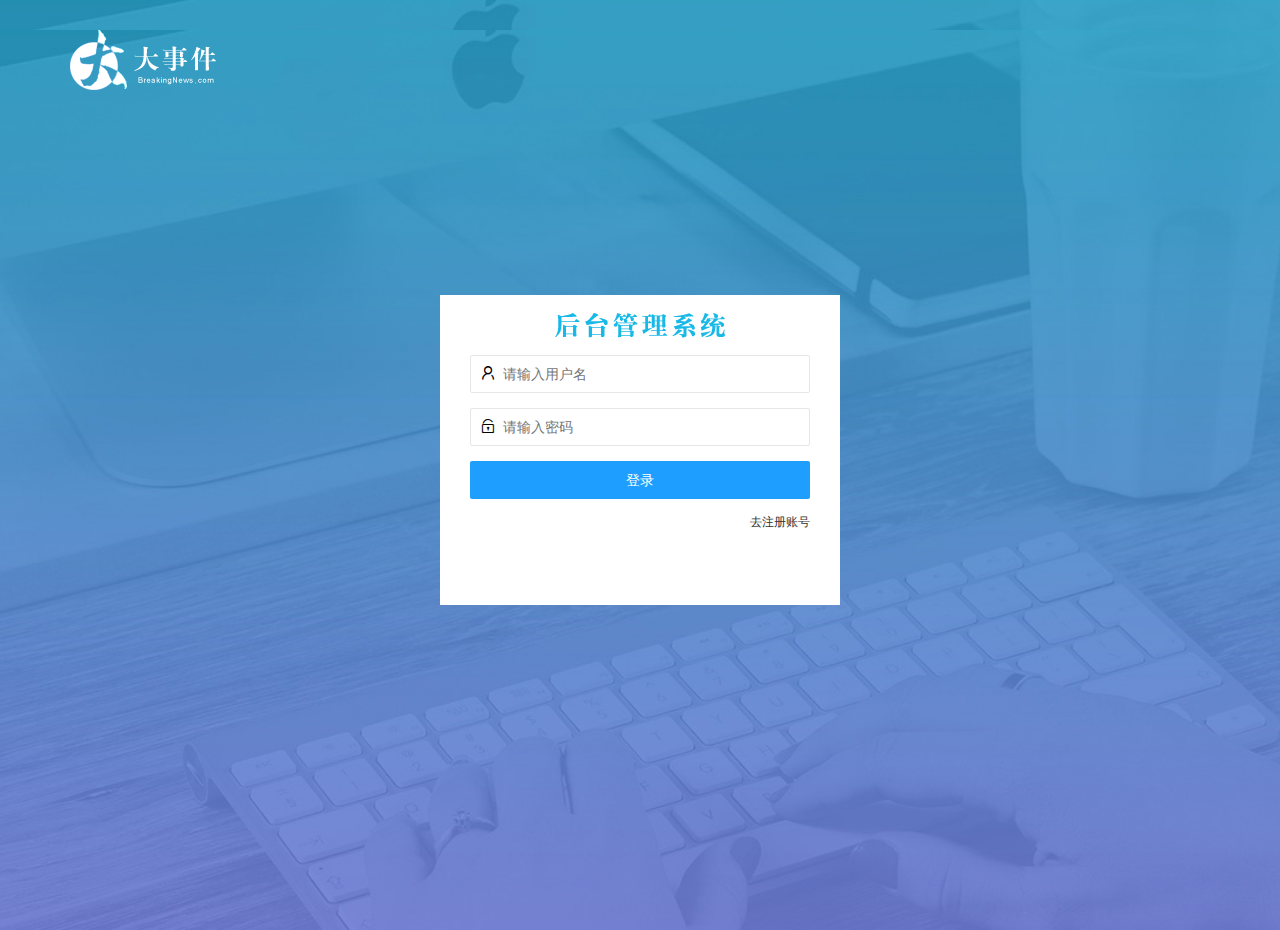
<file: login.html>
<!DOCTYPE html>
<html lang="en">

<head>
    <meta charset="UTF-8">
    <meta http-equiv="X-UA-Compatible" content="IE=edge">
    <meta name="viewport" content="width=device-width, initial-scale=1.0">
    <title>大事件-登录/注册</title>
    <link rel="stylesheet" href="./assets/lib/layui/css/layui.css">
    <link rel="stylesheet" href="./assets/css/login.css" />
</head>

<body>
    <!-- 页面左上方login区域 -->
    <div class="layui-main">
        <img src="./assets/images/logo.png" alt="">
    </div>

    <!-- 中心表单区域 -->
    <div class="loginAndRegBox">
        <!-- 标题区域 -->
        <div class="title-box"></div>

        <!-- 登录区域 -->
        <div class="login-box">
            <form class="layui-form" id="form_login">
                <div class="layui-form-item">
                    <i class="layui-icon layui-icon-username"></i>
                    <input type="text" name="username" required lay-verify="required" placeholder="请输入用户名"
                        autocomplete="off" class="layui-input">
                </div>
                <div class="layui-form-item">
                    <i class="layui-icon layui-icon-password"></i>
                    <input type="password" name="password" required lay-verify="required|pwd" placeholder="请输入密码"
                        autocomplete="off" class="layui-input">
                </div>
                <div class="layui-form-item">
                    <button class="layui-btn layui-btn-fluid layui-btn-normal" lay-submit
                        lay-filter="formDemo">登录</button>
                </div>
                <div class="layui-form-item links">
                    <a href="javascript:;" id="link_reg">去注册账号</a>
                </div>
            </form>

        </div>

        <!-- 注册区域 -->
        <div class="reg-box">
            <form class="layui-form" id="form_reg">
                <div class="layui-form-item">
                    <i class="layui-icon layui-icon-username"></i>
                    <input type="text" name="username" required lay-verify="required" placeholder="请输入用户名"
                        autocomplete="off" class="layui-input">
                </div>
                <div class="layui-form-item">
                    <i class="layui-icon layui-icon-password"></i>
                    <input type="password" name="password" required lay-verify="required|pwd" placeholder="请输入密码"
                        autocomplete="off" class="layui-input">
                </div>
                <div class="layui-form-item">
                    <i class="layui-icon layui-icon-password"></i>
                    <input type="password" name="repassword" required lay-verify="required|pwd|repwd"
                        placeholder="请再次确认密码" autocomplete="off" class="layui-input">
                </div>
                <div class="layui-form-item">
                    <button class="layui-btn layui-btn-fluid layui-btn-normal" lay-submit
                        lay-filter="formDemo">注册</button>
                </div>
                <div class="layui-form-item links">
                    <a href="javascript:;" id="link_login">去登录</a>
                </div>
            </form>
        </div>
    </div>

    <!-- 导入layui的js文件 -->
    <script src="./assets/lib/layui/layui.all.js"></script>
    <!-- 导入jquery -->
    <script src="./assets/lib/jquery.js"></script>
    <!-- 导入请求路径拼接js文件-->
    <script src="./assets/js/baseAPI.js"></script>
    <!-- 导入自定义js文件 -->
    <script src="./assets/js/login.js"> </script>
</body>

</html>
</file>
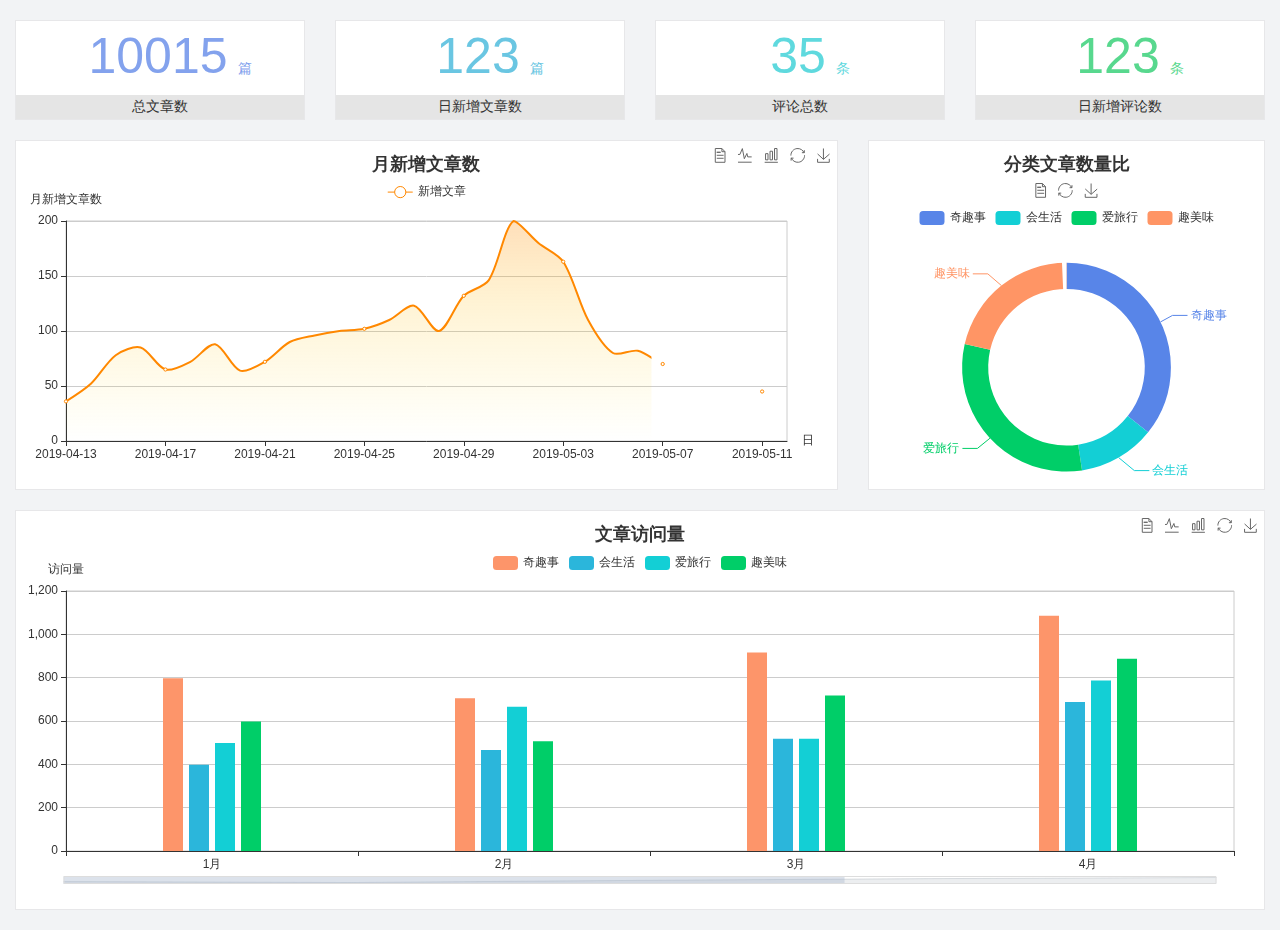
<file: home/dashboard.html>
<!DOCTYPE html>
<html lang="en">

<head>
  <meta charset="UTF-8">
  <meta name="viewport" content="width=device-width, initial-scale=1.0">
  <meta http-equiv="X-UA-Compatible" content="ie=edge">
  <title>图表统计</title>
  <link rel="stylesheet" href="../../assets/lib/bootstrap.css" />
  <link rel="stylesheet" href="../../assets/lib/main.css" />
  <script src="../../assets/lib/jquery.js"></script>
  <script type="text/javascript" src="../../assets/lib/echarts.min.js"></script>
</head>

<body>
  <div class="container-fluid">
    <div class="row spannel_list">
      <div class="col-sm-3 col-xs-6">
        <div class="spannel">
          <em>10015</em><span>篇</span>
          <b>总文章数</b>
        </div>
      </div>
      <div class="col-sm-3 col-xs-6">
        <div class="spannel scolor01">
          <em>123</em><span>篇</span>
          <b>日新增文章数</b>
        </div>
      </div>
      <div class="col-sm-3 col-xs-6">
        <div class="spannel scolor02">
          <em>35</em><span>条</span>
          <b>评论总数</b>
        </div>
      </div>
      <div class="col-sm-3 col-xs-6">
        <div class="spannel scolor03">
          <em>123</em><span>条</span>
          <b>日新增评论数</b>
        </div>
      </div>
    </div>
  </div>

  <div class="container-fluid">
    <div class="row curve-pie">
      <div class="col-lg-8 col-md-8">
        <div class="gragh_pannel" id="curve_show"></div>
      </div>
      <div class="col-lg-4 col-md-4">
        <div class="gragh_pannel" id="pie_show"></div>
      </div>
    </div>
  </div>

  <div class="container-fluid">
    <div class="column_pannel" id="column_show"></div>
  </div>

  <script>
    var oChart = echarts.init(document.getElementById('curve_show'));
    var aList_all = [
      { 'count': 36, 'date': '2019-04-13' },
      { 'count': 52, 'date': '2019-04-14' },
      { 'count': 78, 'date': '2019-04-15' },
      { 'count': 85, 'date': '2019-04-16' },
      { 'count': 65, 'date': '2019-04-17' },
      { 'count': 72, 'date': '2019-04-18' },
      { 'count': 88, 'date': '2019-04-19' },
      { 'count': 64, 'date': '2019-04-20' },
      { 'count': 72, 'date': '2019-04-21' },
      { 'count': 90, 'date': '2019-04-22' },
      { 'count': 96, 'date': '2019-04-23' },
      { 'count': 100, 'date': '2019-04-24' },
      { 'count': 102, 'date': '2019-04-25' },
      { 'count': 110, 'date': '2019-04-26' },
      { 'count': 123, 'date': '2019-04-27' },
      { 'count': 100, 'date': '2019-04-28' },
      { 'count': 132, 'date': '2019-04-29' },
      { 'count': 146, 'date': '2019-04-30' },
      { 'count': 200, 'date': '2019-05-01' },
      { 'count': 180, 'date': '2019-05-02' },
      { 'count': 163, 'date': '2019-05-03' },
      { 'count': 110, 'date': '2019-05-04' },
      { 'count': 80, 'date': '2019-05-05' },
      { 'count': 82, 'date': '2019-05-06' },
      { 'count': 70, 'date': '2019-05-07' },
      { 'count': 65, 'date': '2019-05-08' },
      { 'count': 54, 'date': '2019-05-09' },
      { 'count': 40, 'date': '2019-05-10' },
      { 'count': 45, 'date': '2019-05-11' },
      { 'count': 38, 'date': '2019-05-12' },
    ];

    let aCount = [];
    let aDate = [];

    for (var i = 0; i < aList_all.length; i++) {
      aCount.push(aList_all[i].count);
      aDate.push(aList_all[i].date);
    }

    var chartopt = {
      title: {
        text: '月新增文章数',
        left: 'center',
        top: '10'
      },
      tooltip: {
        trigger: 'axis'
      },
      legend: {
        data: ['新增文章'],
        top: '40'
      },
      toolbox: {
        show: true,
        feature: {
          mark: { show: true },
          dataView: { show: true, readOnly: false },
          magicType: { show: true, type: ['line', 'bar'] },
          restore: { show: true },
          saveAsImage: { show: true }
        }
      },
      calculable: true,
      xAxis: [
        {
          name: '日',
          type: 'category',
          boundaryGap: false,
          data: aDate
        }
      ],
      yAxis: [
        {
          name: '月新增文章数',
          type: 'value'
        }
      ],
      series: [
        {
          name: '新增文章',
          type: 'line',
          smooth: true,
          itemStyle: { normal: { areaStyle: { type: 'default' }, color: '#f80' }, lineStyle: { color: '#f80' } },
          data: aCount
        }],
      areaStyle: {
        normal: {
          color: new echarts.graphic.LinearGradient(0, 0, 0, 1, [{
            offset: 0,
            color: 'rgba(255,136,0,0.39)'
          }, {
            offset: .34,
            color: 'rgba(255,180,0,0.25)'
          }, {
            offset: 1,
            color: 'rgba(255,222,0,0.00)'
          }])

        }
      },
      grid: {
        show: true,
        x: 50,
        x2: 50,
        y: 80,
        height: 220
      }
    };

    oChart.setOption(chartopt);


    var oPie = echarts.init(document.getElementById('pie_show'));
    var oPieopt =
    {
      title: {
        top: 10,
        text: '分类文章数量比',
        x: 'center'
      },
      tooltip: {
        trigger: 'item',
        formatter: "{a} <br/>{b} : {c} ({d}%)"
      },
      color: ['#5885e8', '#13cfd5', '#00ce68', '#ff9565'],
      legend: {
        x: 'center',
        top: 65,
        data: ['奇趣事', '会生活', '爱旅行', '趣美味']
      },
      toolbox: {
        show: true,
        x: 'center',
        top: 35,
        feature: {
          mark: { show: true },
          dataView: { show: true, readOnly: false },
          magicType: {
            show: true,
            type: ['pie', 'funnel'],
            option: {
              funnel: {
                x: '25%',
                width: '50%',
                funnelAlign: 'left',
                max: 1548
              }
            }
          },
          restore: { show: true },
          saveAsImage: { show: true }
        }
      },
      calculable: true,
      series: [
        {
          name: '访问来源',
          type: 'pie',
          radius: ['45%', '60%'],
          center: ['50%', '65%'],
          data: [
            { value: 300, name: '奇趣事' },
            { value: 100, name: '会生活' },
            { value: 260, name: '爱旅行' },
            { value: 180, name: '趣美味' }
          ]
        }
      ]
    };
    oPie.setOption(oPieopt);



    var oColumn = this.echarts.init(document.getElementById('column_show'));
    var oColumnopt =
    {
      title: {
        text: '文章访问量',
        left: 'center',
        top: '10'
      },
      tooltip: {
        trigger: 'axis'
      },
      legend: {
        data: ['奇趣事', '会生活', '爱旅行', '趣美味'],
        top: '40'
      },
      toolbox: {
        show: true,
        feature: {
          mark: { show: true },
          dataView: { show: true, readOnly: false },
          magicType: { show: true, type: ['line', 'bar'] },
          restore: { show: true },
          saveAsImage: { show: true }
        }
      },
      calculable: true,
      xAxis: [
        {
          type: 'category',
          data: ['1月', '2月', '3月', '4月', '5月']
        }
      ],
      yAxis: [
        {
          name: '访问量',
          type: 'value'
        }
      ],
      series: [
        {
          name: '奇趣事',
          type: 'bar',
          barWidth: 20,
          itemStyle: {
            normal: { areaStyle: { type: 'default' }, color: '#fd956a' }
          },
          data: [800, 708, 920, 1090, 1200]
        },
        {
          name: '会生活',
          type: 'bar',
          barWidth: 20,
          itemStyle: {
            normal: { areaStyle: { type: 'default' }, color: '#2bb6db' }
          },
          data: [400, 468, 520, 690, 800]
        },
        {
          name: '爱旅行',
          type: 'bar',
          barWidth: 20,
          itemStyle: {
            normal: { areaStyle: { type: 'default' }, color: '#13cfd5' }
          },
          data: [500, 668, 520, 790, 900]
        },
        {
          name: '趣美味',
          type: 'bar',
          barWidth: 20,
          itemStyle: {
            normal: { areaStyle: { type: 'default' }, color: '#00ce68' }
          },
          data: [600, 508, 720, 890, 1000]
        }
      ],
      grid: {
        show: true,
        x: 50,
        x2: 30,
        y: 80,
        height: 260
      },
      dataZoom: [//给x轴设置滚动条
        {
          start: 0,//默认为0
          end: 100 - 1000 / 31,//默认为100
          type: 'slider',
          show: true,
          xAxisIndex: [0],
          handleSize: 0,//滑动条的 左右2个滑动条的大小
          height: 8,//组件高度
          left: 45, //左边的距离
          right: 50,//右边的距离
          bottom: 26,//右边的距离
          handleColor: '#ddd',//h滑动图标的颜色
          handleStyle: {
            borderColor: "#cacaca",
            borderWidth: "1",
            shadowBlur: 2,
            background: "#ddd",
            shadowColor: "#ddd",
          }
        }]
    };
    oColumn.setOption(oColumnopt);
  </script>
</body>

</html>
</file>
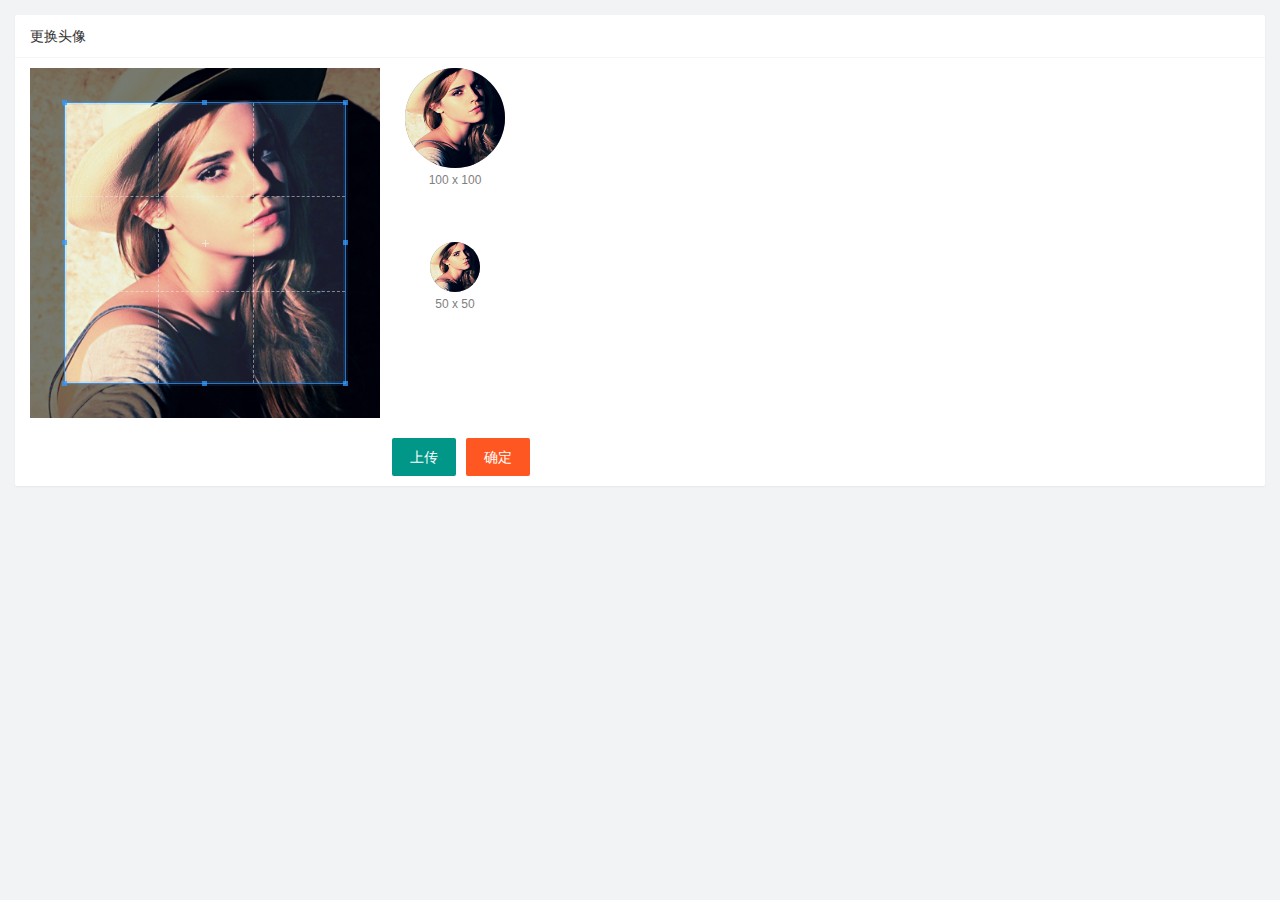
<file: user/user_avatar.html>
<!DOCTYPE html>
<html lang="en">

<head>
    <meta charset="UTF-8">
    <meta http-equiv="X-UA-Compatible" content="IE=edge">
    <meta name="viewport" content="width=device-width, initial-scale=1.0">
    <title>Document</title>
    <!-- 导入layui的css文件 -->
    <link rel="stylesheet" href="/assets/lib/layui/css/layui.css" />
    <!-- 导入cropper.css -->
    <link rel="stylesheet" href="/assets/lib/cropper/cropper.css" />
    <!-- 导入自己的css -->
    <link rel="stylesheet" href="/assets/css/user/user_avatar.css" />
</head>

<body>
    <div class="layui-card">
        <div class="layui-card-header">更换头像</div>
        <div class="layui-card-body">
            <div class="row1">
                <!-- 图片裁剪区域 -->
                <div class="cropper-box">
                    <!-- 这个 img 标签很重要，将来会把它初始化为裁剪区域 -->
                    <img id="image" src="/assets/images/sample.jpg" />
                </div>
                <!-- 图片的预览区域 -->
                <div class="preview-box">
                    <div>
                        <!-- 宽高为 100px 的预览区域 -->
                        <div class="img-preview w100"></div>
                        <p class="size">100 x 100</p>
                    </div>
                    <div>
                        <!-- 宽高为 50px 的预览区域 -->
                        <div class="img-preview w50"></div>
                        <p class="size">50 x 50</p>
                    </div>
                </div>
            </div>

            <!-- 第二行的按钮区域 -->
            <div class="row2">
                <!-- 通过accept属性限制选择文件类型 -->
                <input type="file" name="" id="file" accept="image/png,image/jpeg">

                <button type="button" class="layui-btn" id="btnChooseImage">上传</button>
                <button type="button" class="layui-btn layui-btn-danger" id="btnUpload">确定</button>
            </div>
        </div>
    </div>
    <!-- 导入layui的js -->
    <script src="/assets/lib/layui/layui.all.js"></script>
    <!-- 导入jquery的js -->
    <script src="/assets/lib/jquery.js"></script>
    <script src="/assets/lib/cropper/Cropper.js"></script>
    <script src="/assets/lib/cropper/jquery-cropper.js"></script>
    <!-- 导入baseAPI文件 -->
    <script src="/assets/js/baseAPI.js"></script>
    <!-- 导入自己的js -->
    <script src="/assets/js/user/user_avatar.js"></script>
</body>

</html>
</file>
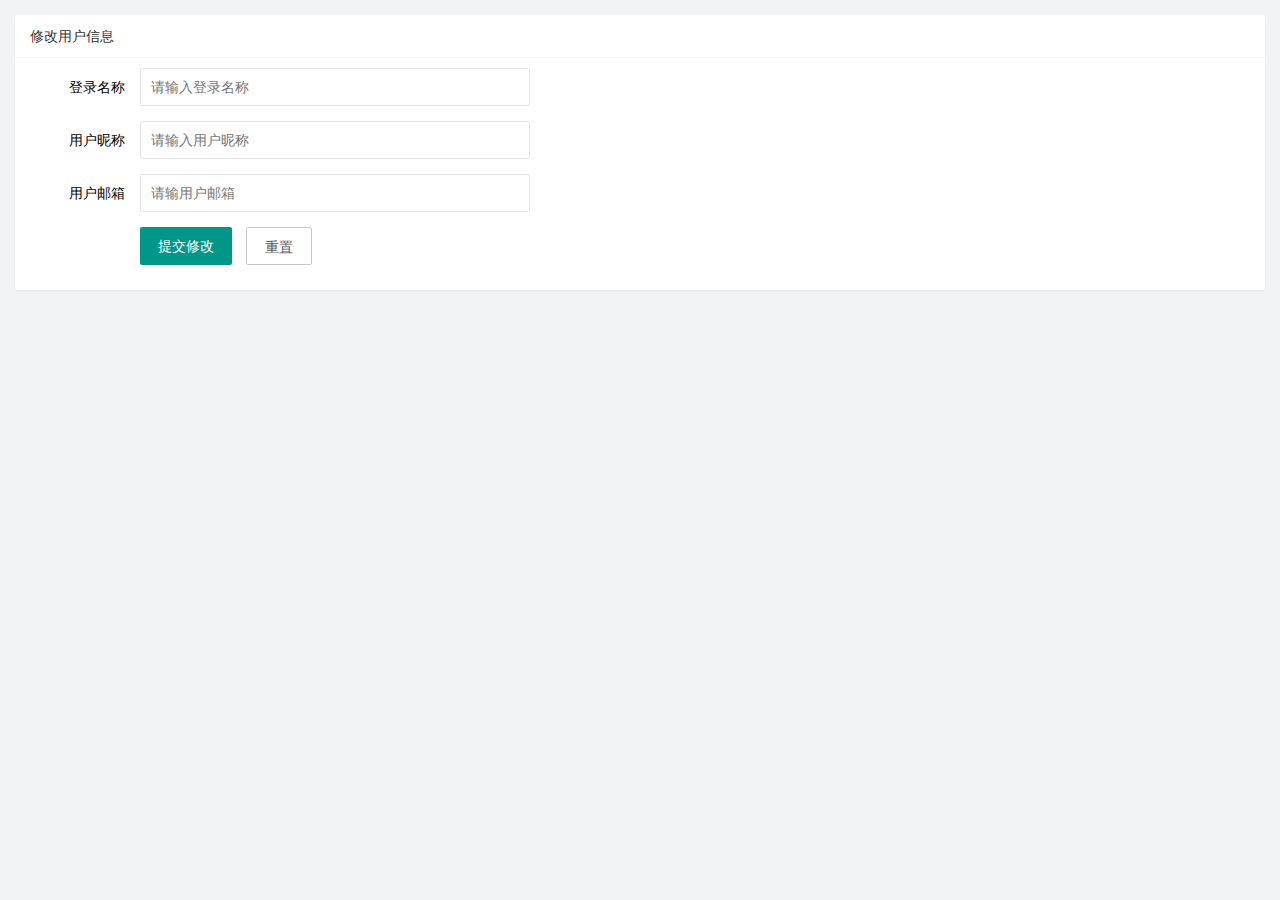
<file: user/user_info.html>
<!DOCTYPE html>
<html lang="en">

<head>
    <meta charset="UTF-8">
    <meta http-equiv="X-UA-Compatible" content="IE=edge">
    <meta name="viewport" content="width=device-width, initial-scale=1.0">
    <title>Document</title>
    <!-- 导入layui的css样式文件 -->
    <link rel="stylesheet" href="/assets/lib/layui/css/layui.css" />
    <!-- 导入自己的样式 -->
    <link rel="stylesheet" href="/assets/css/user/user_info.css">
</head>

<body>
    <div class="layui-card">
        <div class="layui-card-header">修改用户信息</div>
        <div class="layui-card-body">
            <form class="layui-form" lay-filter="formUserInfo">
                <!-- 这是隐藏域 -->
                <input type="hidden" name="id" value="" />

                <div class="layui-form-item">
                    <label class="layui-form-label">登录名称</label>
                    <div class="layui-input-block">
                        <input type="text" name="username" required lay-verify="required" placeholder="请输入登录名称"
                            autocomplete="off" class="layui-input" readonly>
                    </div>
                </div>

                <div class="layui-form-item">
                    <label class="layui-form-label">用户昵称</label>
                    <div class="layui-input-block">
                        <input type="text" name="nickname" required lay-verify="required|nickname" placeholder="请输入用户昵称"
                            autocomplete="off" class="layui-input">
                    </div>
                </div>

                <div class="layui-form-item">
                    <label class="layui-form-label">用户邮箱</label>
                    <div class="layui-input-block">
                        <input type="text" name="email" required lay-verify="required|email" placeholder="请输用户邮箱"
                            autocomplete="off" class="layui-input">
                    </div>
                </div>

                <div class="layui-form-item">
                    <div class="layui-input-block">
                        <button class="layui-btn" lay-submit lay-filter="formDemo">提交修改</button>
                        <button type="reset" class="layui-btn layui-btn-primary" id="btnReset">重置</button>
                    </div>
                </div>
            </form>
        </div>
    </div>
    <!-- 导入layui的js -->
    <script src="/assets/lib/layui/layui.all.js"></script>
    <!-- 导入jquery的js -->
    <script src="/assets/lib/jquery.js"></script>
    <!-- 导入baseAPI -->
    <script src="/assets/js/baseAPI.js"></script>
    <!-- 导入自己的js-->
    <script src="/assets/js/user/user_info.js"></script>
</body>

</html>
</file>
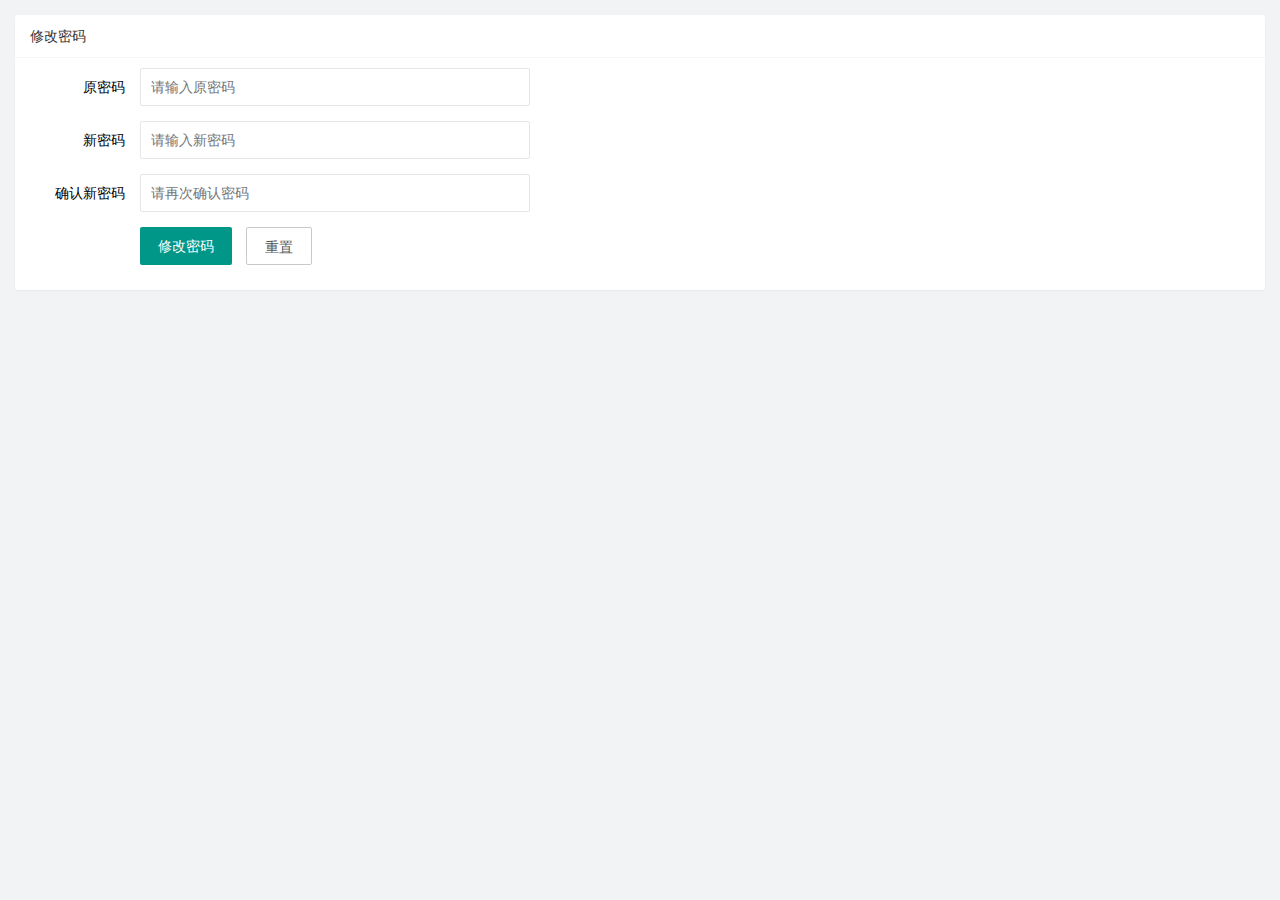
<file: user/user_pwd.html>
<!DOCTYPE html>
<html lang="en">

<head>
    <meta charset="UTF-8">
    <meta http-equiv="X-UA-Compatible" content="IE=edge">
    <meta name="viewport" content="width=device-width, initial-scale=1.0">
    <title>Document</title>
    <!-- 导入layui的css样式文件 -->
    <link rel="stylesheet" href="/assets/lib/layui/css/layui.css" />
    <!-- 导入自己的css -->
    <link rel="stylesheet" href="/assets/css/user/user_pwd.css">
</head>

<body>
    <div class="layui-card">
        <div class="layui-card-header">修改密码</div>
        <div class="layui-card-body">
            <form class="layui-form">
                <div class="layui-form-item">
                    <label class="layui-form-label">原密码</label>
                    <div class="layui-input-block">
                        <input type="password" name="oldPwd" required lay-verify="required|pwd" placeholder="请输入原密码"
                            autocomplete="off" class="layui-input">
                    </div>
                </div>
                <div class="layui-form-item">
                    <label class="layui-form-label">新密码</label>
                    <div class="layui-input-block">
                        <input type="password" name="newPwd" required lay-verify="required|pwd|samePwd"
                            placeholder="请输入新密码" autocomplete="off" class="layui-input">
                    </div>
                </div>
                <div class="layui-form-item">
                    <label class="layui-form-label">确认新密码</label>
                    <div class="layui-input-block">
                        <input type="password" name="rePwd" required lay-verify="required|pwd|rePwd"
                            placeholder="请再次确认密码" autocomplete="off" class="layui-input">
                    </div>
                </div>
                <div class="layui-form-item">
                    <div class="layui-input-block">
                        <button class="layui-btn" lay-submit lay-filter="formDemo">修改密码</button>
                        <button type="reset" class="layui-btn layui-btn-primary">重置</button>
                    </div>
                </div>
            </form>
        </div>
    </div>
    <!-- 导入layui的js -->
    <script src="/assets/lib/layui/layui.all.js"></script>
    <!-- 导入jquery的js -->
    <script src="/assets/lib/jquery.js"></script>
    <!-- 导入baseAPI的js -->
    <script src="/assets/js/baseAPI.js"></script>
    <!-- 导入自己的js -->
    <script src="/assets/js/user/user_pwd.js"></script>
</body>

</html>
</file>
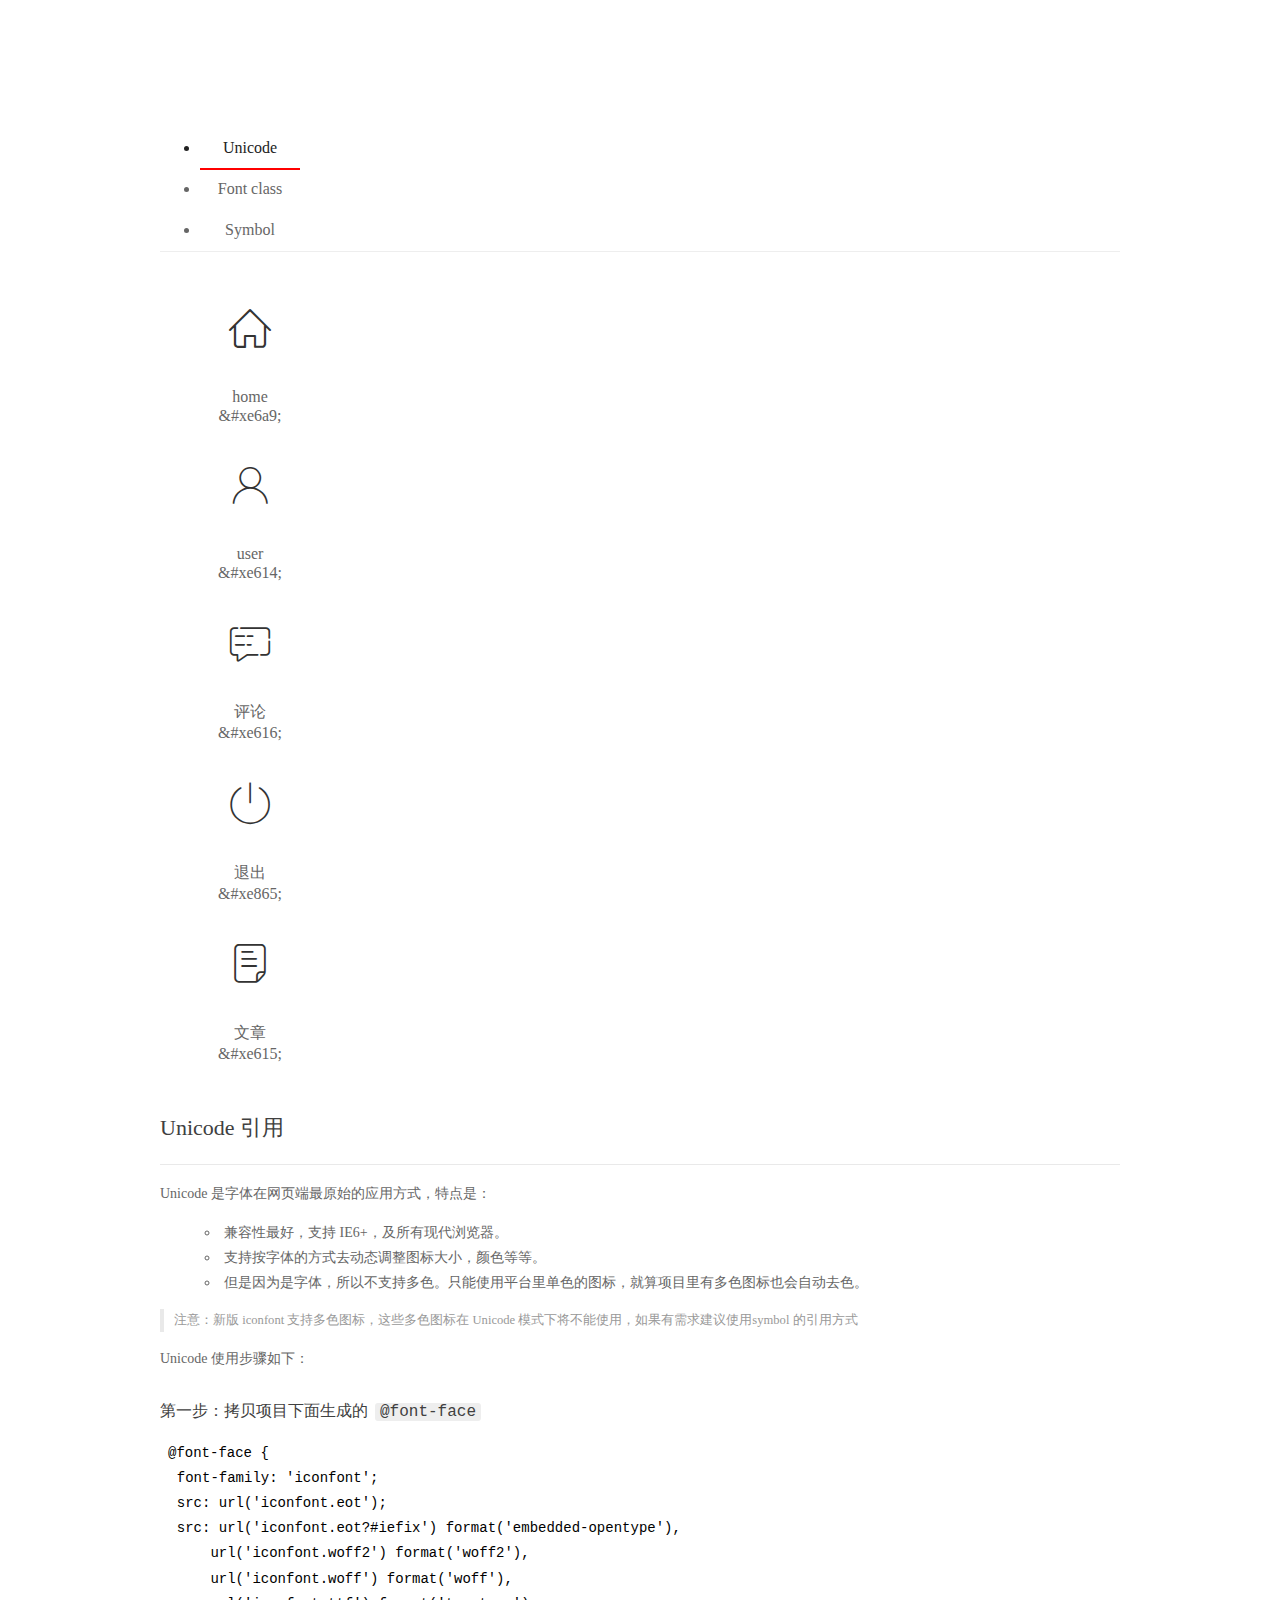
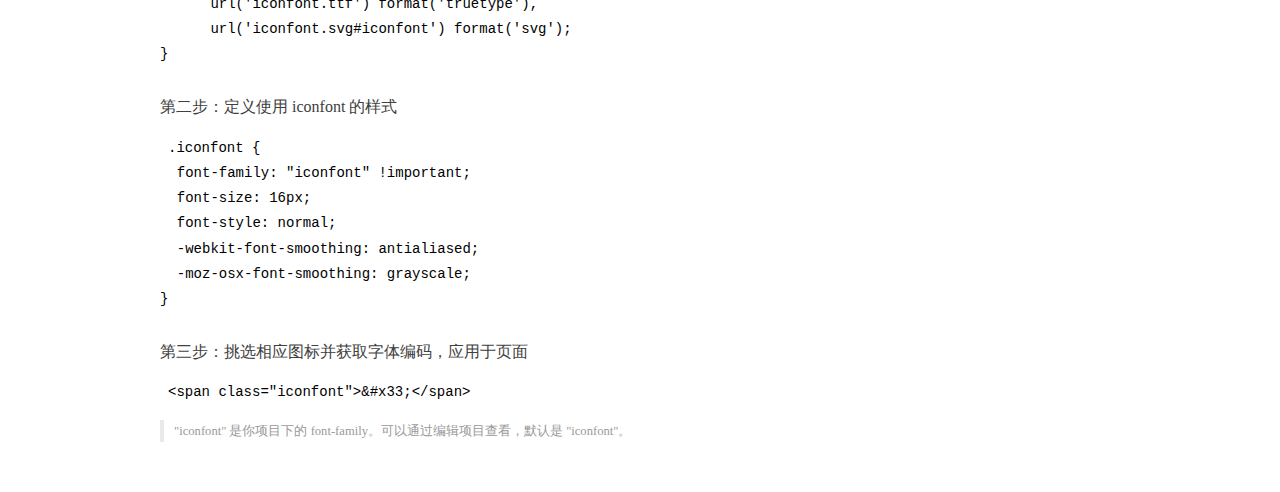
<file: assets/fonts/demo_index.html>
<!DOCTYPE html>
<html>
<head>
  <meta charset="utf-8"/>
  <title>IconFont Demo</title>
  <link rel="shortcut icon" href="https://gtms04.alicdn.com/tps/i4/TB1_oz6GVXXXXaFXpXXJDFnIXXX-64-64.ico" type="image/x-icon"/>
  <link rel="stylesheet" href="https://g.alicdn.com/thx/cube/1.3.2/cube.min.css">
  <link rel="stylesheet" href="demo.css">
  <link rel="stylesheet" href="iconfont.css">
  <script src="iconfont.js"></script>
  <!-- jQuery -->
  <script src="https://a1.alicdn.com/oss/uploads/2018/12/26/7bfddb60-08e8-11e9-9b04-53e73bb6408b.js"></script>
  <!-- 代码高亮 -->
  <script src="https://a1.alicdn.com/oss/uploads/2018/12/26/a3f714d0-08e6-11e9-8a15-ebf944d7534c.js"></script>
</head>
<body>
  <div class="main">
    <h1 class="logo"><a href="https://www.iconfont.cn/" title="iconfont 首页" target="_blank">&#xe86b;</a></h1>
    <div class="nav-tabs">
      <ul id="tabs" class="dib-box">
        <li class="dib active"><span>Unicode</span></li>
        <li class="dib"><span>Font class</span></li>
        <li class="dib"><span>Symbol</span></li>
      </ul>
      
    </div>
    <div class="tab-container">
      <div class="content unicode" style="display: block;">
          <ul class="icon_lists dib-box">
          
            <li class="dib">
              <span class="icon iconfont">&#xe6a9;</span>
                <div class="name">home</div>
                <div class="code-name">&amp;#xe6a9;</div>
              </li>
          
            <li class="dib">
              <span class="icon iconfont">&#xe614;</span>
                <div class="name">user</div>
                <div class="code-name">&amp;#xe614;</div>
              </li>
          
            <li class="dib">
              <span class="icon iconfont">&#xe616;</span>
                <div class="name">评论</div>
                <div class="code-name">&amp;#xe616;</div>
              </li>
          
            <li class="dib">
              <span class="icon iconfont">&#xe865;</span>
                <div class="name">退出</div>
                <div class="code-name">&amp;#xe865;</div>
              </li>
          
            <li class="dib">
              <span class="icon iconfont">&#xe615;</span>
                <div class="name">文章</div>
                <div class="code-name">&amp;#xe615;</div>
              </li>
          
          </ul>
          <div class="article markdown">
          <h2 id="unicode-">Unicode 引用</h2>
          <hr>

          <p>Unicode 是字体在网页端最原始的应用方式，特点是：</p>
          <ul>
            <li>兼容性最好，支持 IE6+，及所有现代浏览器。</li>
            <li>支持按字体的方式去动态调整图标大小，颜色等等。</li>
            <li>但是因为是字体，所以不支持多色。只能使用平台里单色的图标，就算项目里有多色图标也会自动去色。</li>
          </ul>
          <blockquote>
            <p>注意：新版 iconfont 支持多色图标，这些多色图标在 Unicode 模式下将不能使用，如果有需求建议使用symbol 的引用方式</p>
          </blockquote>
          <p>Unicode 使用步骤如下：</p>
          <h3 id="-font-face">第一步：拷贝项目下面生成的 <code>@font-face</code></h3>
<pre><code class="language-css"
>@font-face {
  font-family: 'iconfont';
  src: url('iconfont.eot');
  src: url('iconfont.eot?#iefix') format('embedded-opentype'),
      url('iconfont.woff2') format('woff2'),
      url('iconfont.woff') format('woff'),
      url('iconfont.ttf') format('truetype'),
      url('iconfont.svg#iconfont') format('svg');
}
</code></pre>
          <h3 id="-iconfont-">第二步：定义使用 iconfont 的样式</h3>
<pre><code class="language-css"
>.iconfont {
  font-family: "iconfont" !important;
  font-size: 16px;
  font-style: normal;
  -webkit-font-smoothing: antialiased;
  -moz-osx-font-smoothing: grayscale;
}
</code></pre>
          <h3 id="-">第三步：挑选相应图标并获取字体编码，应用于页面</h3>
<pre>
<code class="language-html"
>&lt;span class="iconfont"&gt;&amp;#x33;&lt;/span&gt;
</code></pre>
          <blockquote>
            <p>"iconfont" 是你项目下的 font-family。可以通过编辑项目查看，默认是 "iconfont"。</p>
          </blockquote>
          </div>
      </div>
      <div class="content font-class">
        <ul class="icon_lists dib-box">
          
          <li class="dib">
            <span class="icon iconfont icon-home"></span>
            <div class="name">
              home
            </div>
            <div class="code-name">.icon-home
            </div>
          </li>
          
          <li class="dib">
            <span class="icon iconfont icon-user"></span>
            <div class="name">
              user
            </div>
            <div class="code-name">.icon-user
            </div>
          </li>
          
          <li class="dib">
            <span class="icon iconfont icon-pinglun"></span>
            <div class="name">
              评论
            </div>
            <div class="code-name">.icon-pinglun
            </div>
          </li>
          
          <li class="dib">
            <span class="icon iconfont icon-tuichu"></span>
            <div class="name">
              退出
            </div>
            <div class="code-name">.icon-tuichu
            </div>
          </li>
          
          <li class="dib">
            <span class="icon iconfont icon-16"></span>
            <div class="name">
              文章
            </div>
            <div class="code-name">.icon-16
            </div>
          </li>
          
        </ul>
        <div class="article markdown">
        <h2 id="font-class-">font-class 引用</h2>
        <hr>

        <p>font-class 是 Unicode 使用方式的一种变种，主要是解决 Unicode 书写不直观，语意不明确的问题。</p>
        <p>与 Unicode 使用方式相比，具有如下特点：</p>
        <ul>
          <li>兼容性良好，支持 IE8+，及所有现代浏览器。</li>
          <li>相比于 Unicode 语意明确，书写更直观。可以很容易分辨这个 icon 是什么。</li>
          <li>因为使用 class 来定义图标，所以当要替换图标时，只需要修改 class 里面的 Unicode 引用。</li>
          <li>不过因为本质上还是使用的字体，所以多色图标还是不支持的。</li>
        </ul>
        <p>使用步骤如下：</p>
        <h3 id="-fontclass-">第一步：引入项目下面生成的 fontclass 代码：</h3>
<pre><code class="language-html">&lt;link rel="stylesheet" href="./iconfont.css"&gt;
</code></pre>
        <h3 id="-">第二步：挑选相应图标并获取类名，应用于页面：</h3>
<pre><code class="language-html">&lt;span class="iconfont icon-xxx"&gt;&lt;/span&gt;
</code></pre>
        <blockquote>
          <p>"
            iconfont" 是你项目下的 font-family。可以通过编辑项目查看，默认是 "iconfont"。</p>
        </blockquote>
      </div>
      </div>
      <div class="content symbol">
          <ul class="icon_lists dib-box">
          
            <li class="dib">
                <svg class="icon svg-icon" aria-hidden="true">
                  <use xlink:href="#icon-home"></use>
                </svg>
                <div class="name">home</div>
                <div class="code-name">#icon-home</div>
            </li>
          
            <li class="dib">
                <svg class="icon svg-icon" aria-hidden="true">
                  <use xlink:href="#icon-user"></use>
                </svg>
                <div class="name">user</div>
                <div class="code-name">#icon-user</div>
            </li>
          
            <li class="dib">
                <svg class="icon svg-icon" aria-hidden="true">
                  <use xlink:href="#icon-pinglun"></use>
                </svg>
                <div class="name">评论</div>
                <div class="code-name">#icon-pinglun</div>
            </li>
          
            <li class="dib">
                <svg class="icon svg-icon" aria-hidden="true">
                  <use xlink:href="#icon-tuichu"></use>
                </svg>
                <div class="name">退出</div>
                <div class="code-name">#icon-tuichu</div>
            </li>
          
            <li class="dib">
                <svg class="icon svg-icon" aria-hidden="true">
                  <use xlink:href="#icon-16"></use>
                </svg>
                <div class="name">文章</div>
                <div class="code-name">#icon-16</div>
            </li>
          
          </ul>
          <div class="article markdown">
          <h2 id="symbol-">Symbol 引用</h2>
          <hr>

          <p>这是一种全新的使用方式，应该说这才是未来的主流，也是平台目前推荐的用法。相关介绍可以参考这篇<a href="">文章</a>
            这种用法其实是做了一个 SVG 的集合，与另外两种相比具有如下特点：</p>
          <ul>
            <li>支持多色图标了，不再受单色限制。</li>
            <li>通过一些技巧，支持像字体那样，通过 <code>font-size</code>, <code>color</code> 来调整样式。</li>
            <li>兼容性较差，支持 IE9+，及现代浏览器。</li>
            <li>浏览器渲染 SVG 的性能一般，还不如 png。</li>
          </ul>
          <p>使用步骤如下：</p>
          <h3 id="-symbol-">第一步：引入项目下面生成的 symbol 代码：</h3>
<pre><code class="language-html">&lt;script src="./iconfont.js"&gt;&lt;/script&gt;
</code></pre>
          <h3 id="-css-">第二步：加入通用 CSS 代码（引入一次就行）：</h3>
<pre><code class="language-html">&lt;style&gt;
.icon {
  width: 1em;
  height: 1em;
  vertical-align: -0.15em;
  fill: currentColor;
  overflow: hidden;
}
&lt;/style&gt;
</code></pre>
          <h3 id="-">第三步：挑选相应图标并获取类名，应用于页面：</h3>
<pre><code class="language-html">&lt;svg class="icon" aria-hidden="true"&gt;
  &lt;use xlink:href="#icon-xxx"&gt;&lt;/use&gt;
&lt;/svg&gt;
</code></pre>
          </div>
      </div>

    </div>
  </div>
  <script>
  $(document).ready(function () {
      $('.tab-container .content:first').show()

      $('#tabs li').click(function (e) {
        var tabContent = $('.tab-container .content')
        var index = $(this).index()

        if ($(this).hasClass('active')) {
          return
        } else {
          $('#tabs li').removeClass('active')
          $(this).addClass('active')

          tabContent.hide().eq(index).fadeIn()
        }
      })
    })
  </script>
</body>
</html>
</file>
<file: assets/lib/layui/css/layui.css>
/** layui-v2.5.5 MIT License By https://www.layui.com */
 .layui-inline,img{display:inline-block;vertical-align:middle}h1,h2,h3,h4,h5,h6{font-weight:400}.layui-edge,.layui-header,.layui-inline,.layui-main{position:relative}.layui-body,.layui-edge,.layui-elip{overflow:hidden}.layui-btn,.layui-edge,.layui-inline,img{vertical-align:middle}.layui-btn,.layui-disabled,.layui-icon,.layui-unselect{-moz-user-select:none;-webkit-user-select:none;-ms-user-select:none}.layui-elip,.layui-form-checkbox span,.layui-form-pane .layui-form-label{text-overflow:ellipsis;white-space:nowrap}.layui-breadcrumb,.layui-tree-btnGroup{visibility:hidden}blockquote,body,button,dd,div,dl,dt,form,h1,h2,h3,h4,h5,h6,input,li,ol,p,pre,td,textarea,th,ul{margin:0;padding:0;-webkit-tap-highlight-color:rgba(0,0,0,0)}a:active,a:hover{outline:0}img{border:none}li{list-style:none}table{border-collapse:collapse;border-spacing:0}h4,h5,h6{font-size:100%}button,input,optgroup,option,select,textarea{font-family:inherit;font-size:inherit;font-style:inherit;font-weight:inherit;outline:0}pre{white-space:pre-wrap;white-space:-moz-pre-wrap;white-space:-pre-wrap;white-space:-o-pre-wrap;word-wrap:break-word}body{line-height:24px;font:14px Helvetica Neue,Helvetica,PingFang SC,Tahoma,Arial,sans-serif}hr{height:1px;margin:10px 0;border:0;clear:both}a{color:#333;text-decoration:none}a:hover{color:#777}a cite{font-style:normal;*cursor:pointer}.layui-border-box,.layui-border-box *{box-sizing:border-box}.layui-box,.layui-box *{box-sizing:content-box}.layui-clear{clear:both;*zoom:1}.layui-clear:after{content:'\20';clear:both;*zoom:1;display:block;height:0}.layui-inline{*display:inline;*zoom:1}.layui-edge{display:inline-block;width:0;height:0;border-width:6px;border-style:dashed;border-color:transparent}.layui-edge-top{top:-4px;border-bottom-color:#999;border-bottom-style:solid}.layui-edge-right{border-left-color:#999;border-left-style:solid}.layui-edge-bottom{top:2px;border-top-color:#999;border-top-style:solid}.layui-edge-left{border-right-color:#999;border-right-style:solid}.layui-disabled,.layui-disabled:hover{color:#d2d2d2!important;cursor:not-allowed!important}.layui-circle{border-radius:100%}.layui-show{display:block!important}.layui-hide{display:none!important}@font-face{font-family:layui-icon;src:url(../font/iconfont.eot?v=250);src:url(../font/iconfont.eot?v=250#iefix) format('embedded-opentype'),url(../font/iconfont.woff2?v=250) format('woff2'),url(../font/iconfont.woff?v=250) format('woff'),url(../font/iconfont.ttf?v=250) format('truetype'),url(../font/iconfont.svg?v=250#layui-icon) format('svg')}.layui-icon{font-family:layui-icon!important;font-size:16px;font-style:normal;-webkit-font-smoothing:antialiased;-moz-osx-font-smoothing:grayscale}.layui-icon-reply-fill:before{content:"\e611"}.layui-icon-set-fill:before{content:"\e614"}.layui-icon-menu-fill:before{content:"\e60f"}.layui-icon-search:before{content:"\e615"}.layui-icon-share:before{content:"\e641"}.layui-icon-set-sm:before{content:"\e620"}.layui-icon-engine:before{content:"\e628"}.layui-icon-close:before{content:"\1006"}.layui-icon-close-fill:before{content:"\1007"}.layui-icon-chart-screen:before{content:"\e629"}.layui-icon-star:before{content:"\e600"}.layui-icon-circle-dot:before{content:"\e617"}.layui-icon-chat:before{content:"\e606"}.layui-icon-release:before{content:"\e609"}.layui-icon-list:before{content:"\e60a"}.layui-icon-chart:before{content:"\e62c"}.layui-icon-ok-circle:before{content:"\1005"}.layui-icon-layim-theme:before{content:"\e61b"}.layui-icon-table:before{content:"\e62d"}.layui-icon-right:before{content:"\e602"}.layui-icon-left:before{content:"\e603"}.layui-icon-cart-simple:before{content:"\e698"}.layui-icon-face-cry:before{content:"\e69c"}.layui-icon-face-smile:before{content:"\e6af"}.layui-icon-survey:before{content:"\e6b2"}.layui-icon-tree:before{content:"\e62e"}.layui-icon-upload-circle:before{content:"\e62f"}.layui-icon-add-circle:before{content:"\e61f"}.layui-icon-download-circle:before{content:"\e601"}.layui-icon-templeate-1:before{content:"\e630"}.layui-icon-util:before{content:"\e631"}.layui-icon-face-surprised:before{content:"\e664"}.layui-icon-edit:before{content:"\e642"}.layui-icon-speaker:before{content:"\e645"}.layui-icon-down:before{content:"\e61a"}.layui-icon-file:before{content:"\e621"}.layui-icon-layouts:before{content:"\e632"}.layui-icon-rate-half:before{content:"\e6c9"}.layui-icon-add-circle-fine:before{content:"\e608"}.layui-icon-prev-circle:before{content:"\e633"}.layui-icon-read:before{content:"\e705"}.layui-icon-404:before{content:"\e61c"}.layui-icon-carousel:before{content:"\e634"}.layui-icon-help:before{content:"\e607"}.layui-icon-code-circle:before{content:"\e635"}.layui-icon-water:before{content:"\e636"}.layui-icon-username:before{content:"\e66f"}.layui-icon-find-fill:before{content:"\e670"}.layui-icon-about:before{content:"\e60b"}.layui-icon-location:before{content:"\e715"}.layui-icon-up:before{content:"\e619"}.layui-icon-pause:before{content:"\e651"}.layui-icon-date:before{content:"\e637"}.layui-icon-layim-uploadfile:before{content:"\e61d"}.layui-icon-delete:before{content:"\e640"}.layui-icon-play:before{content:"\e652"}.layui-icon-top:before{content:"\e604"}.layui-icon-friends:before{content:"\e612"}.layui-icon-refresh-3:before{content:"\e9aa"}.layui-icon-ok:before{content:"\e605"}.layui-icon-layer:before{content:"\e638"}.layui-icon-face-smile-fine:before{content:"\e60c"}.layui-icon-dollar:before{content:"\e659"}.layui-icon-group:before{content:"\e613"}.layui-icon-layim-download:before{content:"\e61e"}.layui-icon-picture-fine:before{content:"\e60d"}.layui-icon-link:before{content:"\e64c"}.layui-icon-diamond:before{content:"\e735"}.layui-icon-log:before{content:"\e60e"}.layui-icon-rate-solid:before{content:"\e67a"}.layui-icon-fonts-del:before{content:"\e64f"}.layui-icon-unlink:before{content:"\e64d"}.layui-icon-fonts-clear:before{content:"\e639"}.layui-icon-triangle-r:before{content:"\e623"}.layui-icon-circle:before{content:"\e63f"}.layui-icon-radio:before{content:"\e643"}.layui-icon-align-center:before{content:"\e647"}.layui-icon-align-right:before{content:"\e648"}.layui-icon-align-left:before{content:"\e649"}.layui-icon-loading-1:before{content:"\e63e"}.layui-icon-return:before{content:"\e65c"}.layui-icon-fonts-strong:before{content:"\e62b"}.layui-icon-upload:before{content:"\e67c"}.layui-icon-dialogue:before{content:"\e63a"}.layui-icon-video:before{content:"\e6ed"}.layui-icon-headset:before{content:"\e6fc"}.layui-icon-cellphone-fine:before{content:"\e63b"}.layui-icon-add-1:before{content:"\e654"}.layui-icon-face-smile-b:before{content:"\e650"}.layui-icon-fonts-html:before{content:"\e64b"}.layui-icon-form:before{content:"\e63c"}.layui-icon-cart:before{content:"\e657"}.layui-icon-camera-fill:before{content:"\e65d"}.layui-icon-tabs:before{content:"\e62a"}.layui-icon-fonts-code:before{content:"\e64e"}.layui-icon-fire:before{content:"\e756"}.layui-icon-set:before{content:"\e716"}.layui-icon-fonts-u:before{content:"\e646"}.layui-icon-triangle-d:before{content:"\e625"}.layui-icon-tips:before{content:"\e702"}.layui-icon-picture:before{content:"\e64a"}.layui-icon-more-vertical:before{content:"\e671"}.layui-icon-flag:before{content:"\e66c"}.layui-icon-loading:before{content:"\e63d"}.layui-icon-fonts-i:before{content:"\e644"}.layui-icon-refresh-1:before{content:"\e666"}.layui-icon-rmb:before{content:"\e65e"}.layui-icon-home:before{content:"\e68e"}.layui-icon-user:before{content:"\e770"}.layui-icon-notice:before{content:"\e667"}.layui-icon-login-weibo:before{content:"\e675"}.layui-icon-voice:before{content:"\e688"}.layui-icon-upload-drag:before{content:"\e681"}.layui-icon-login-qq:before{content:"\e676"}.layui-icon-snowflake:before{content:"\e6b1"}.layui-icon-file-b:before{content:"\e655"}.layui-icon-template:before{content:"\e663"}.layui-icon-auz:before{content:"\e672"}.layui-icon-console:before{content:"\e665"}.layui-icon-app:before{content:"\e653"}.layui-icon-prev:before{content:"\e65a"}.layui-icon-website:before{content:"\e7ae"}.layui-icon-next:before{content:"\e65b"}.layui-icon-component:before{content:"\e857"}.layui-icon-more:before{content:"\e65f"}.layui-icon-login-wechat:before{content:"\e677"}.layui-icon-shrink-right:before{content:"\e668"}.layui-icon-spread-left:before{content:"\e66b"}.layui-icon-camera:before{content:"\e660"}.layui-icon-note:before{content:"\e66e"}.layui-icon-refresh:before{content:"\e669"}.layui-icon-female:before{content:"\e661"}.layui-icon-male:before{content:"\e662"}.layui-icon-password:before{content:"\e673"}.layui-icon-senior:before{content:"\e674"}.layui-icon-theme:before{content:"\e66a"}.layui-icon-tread:before{content:"\e6c5"}.layui-icon-praise:before{content:"\e6c6"}.layui-icon-star-fill:before{content:"\e658"}.layui-icon-rate:before{content:"\e67b"}.layui-icon-template-1:before{content:"\e656"}.layui-icon-vercode:before{content:"\e679"}.layui-icon-cellphone:before{content:"\e678"}.layui-icon-screen-full:before{content:"\e622"}.layui-icon-screen-restore:before{content:"\e758"}.layui-icon-cols:before{content:"\e610"}.layui-icon-export:before{content:"\e67d"}.layui-icon-print:before{content:"\e66d"}.layui-icon-slider:before{content:"\e714"}.layui-icon-addition:before{content:"\e624"}.layui-icon-subtraction:before{content:"\e67e"}.layui-icon-service:before{content:"\e626"}.layui-icon-transfer:before{content:"\e691"}.layui-main{width:1140px;margin:0 auto}.layui-header{z-index:1000;height:60px}.layui-header a:hover{transition:all .5s;-webkit-transition:all .5s}.layui-side{position:fixed;left:0;top:0;bottom:0;z-index:999;width:200px;overflow-x:hidden}.layui-side-scroll{position:relative;width:220px;height:100%;overflow-x:hidden}.layui-body{position:absolute;left:200px;right:0;top:0;bottom:0;z-index:998;width:auto;overflow-y:auto;box-sizing:border-box}.layui-layout-body{overflow:hidden}.layui-layout-admin .layui-header{background-color:#23262E}.layui-layout-admin .layui-side{top:60px;width:200px;overflow-x:hidden}.layui-layout-admin .layui-body{position:fixed;top:60px;bottom:44px}.layui-layout-admin .layui-main{width:auto;margin:0 15px}.layui-layout-admin .layui-footer{position:fixed;left:200px;right:0;bottom:0;height:44px;line-height:44px;padding:0 15px;background-color:#eee}.layui-layout-admin .layui-logo{position:absolute;left:0;top:0;width:200px;height:100%;line-height:60px;text-align:center;color:#009688;font-size:16px}.layui-layout-admin .layui-header .layui-nav{background:0 0}.layui-layout-left{position:absolute!important;left:200px;top:0}.layui-layout-right{position:absolute!important;right:0;top:0}.layui-container{position:relative;margin:0 auto;padding:0 15px;box-sizing:border-box}.layui-fluid{position:relative;margin:0 auto;padding:0 15px}.layui-row:after,.layui-row:before{content:'';display:block;clear:both}.layui-col-lg1,.layui-col-lg10,.layui-col-lg11,.layui-col-lg12,.layui-col-lg2,.layui-col-lg3,.layui-col-lg4,.layui-col-lg5,.layui-col-lg6,.layui-col-lg7,.layui-col-lg8,.layui-col-lg9,.layui-col-md1,.layui-col-md10,.layui-col-md11,.layui-col-md12,.layui-col-md2,.layui-col-md3,.layui-col-md4,.layui-col-md5,.layui-col-md6,.layui-col-md7,.layui-col-md8,.layui-col-md9,.layui-col-sm1,.layui-col-sm10,.layui-col-sm11,.layui-col-sm12,.layui-col-sm2,.layui-col-sm3,.layui-col-sm4,.layui-col-sm5,.layui-col-sm6,.layui-col-sm7,.layui-col-sm8,.layui-col-sm9,.layui-col-xs1,.layui-col-xs10,.layui-col-xs11,.layui-col-xs12,.layui-col-xs2,.layui-col-xs3,.layui-col-xs4,.layui-col-xs5,.layui-col-xs6,.layui-col-xs7,.layui-col-xs8,.layui-col-xs9{position:relative;display:block;box-sizing:border-box}.layui-col-xs1,.layui-col-xs10,.layui-col-xs11,.layui-col-xs12,.layui-col-xs2,.layui-col-xs3,.layui-col-xs4,.layui-col-xs5,.layui-col-xs6,.layui-col-xs7,.layui-col-xs8,.layui-col-xs9{float:left}.layui-col-xs1{width:8.33333333%}.layui-col-xs2{width:16.66666667%}.layui-col-xs3{width:25%}.layui-col-xs4{width:33.33333333%}.layui-col-xs5{width:41.66666667%}.layui-col-xs6{width:50%}.layui-col-xs7{width:58.33333333%}.layui-col-xs8{width:66.66666667%}.layui-col-xs9{width:75%}.layui-col-xs10{width:83.33333333%}.layui-col-xs11{width:91.66666667%}.layui-col-xs12{width:100%}.layui-col-xs-offset1{margin-left:8.33333333%}.layui-col-xs-offset2{margin-left:16.66666667%}.layui-col-xs-offset3{margin-left:25%}.layui-col-xs-offset4{margin-left:33.33333333%}.layui-col-xs-offset5{margin-left:41.66666667%}.layui-col-xs-offset6{margin-left:50%}.layui-col-xs-offset7{margin-left:58.33333333%}.layui-col-xs-offset8{margin-left:66.66666667%}.layui-col-xs-offset9{margin-left:75%}.layui-col-xs-offset10{margin-left:83.33333333%}.layui-col-xs-offset11{margin-left:91.66666667%}.layui-col-xs-offset12{margin-left:100%}@media screen and (max-width:768px){.layui-hide-xs{display:none!important}.layui-show-xs-block{display:block!important}.layui-show-xs-inline{display:inline!important}.layui-show-xs-inline-block{display:inline-block!important}}@media screen and (min-width:768px){.layui-container{width:750px}.layui-hide-sm{display:none!important}.layui-show-sm-block{display:block!important}.layui-show-sm-inline{display:inline!important}.layui-show-sm-inline-block{display:inline-block!important}.layui-col-sm1,.layui-col-sm10,.layui-col-sm11,.layui-col-sm12,.layui-col-sm2,.layui-col-sm3,.layui-col-sm4,.layui-col-sm5,.layui-col-sm6,.layui-col-sm7,.layui-col-sm8,.layui-col-sm9{float:left}.layui-col-sm1{width:8.33333333%}.layui-col-sm2{width:16.66666667%}.layui-col-sm3{width:25%}.layui-col-sm4{width:33.33333333%}.layui-col-sm5{width:41.66666667%}.layui-col-sm6{width:50%}.layui-col-sm7{width:58.33333333%}.layui-col-sm8{width:66.66666667%}.layui-col-sm9{width:75%}.layui-col-sm10{width:83.33333333%}.layui-col-sm11{width:91.66666667%}.layui-col-sm12{width:100%}.layui-col-sm-offset1{margin-left:8.33333333%}.layui-col-sm-offset2{margin-left:16.66666667%}.layui-col-sm-offset3{margin-left:25%}.layui-col-sm-offset4{margin-left:33.33333333%}.layui-col-sm-offset5{margin-left:41.66666667%}.layui-col-sm-offset6{margin-left:50%}.layui-col-sm-offset7{margin-left:58.33333333%}.layui-col-sm-offset8{margin-left:66.66666667%}.layui-col-sm-offset9{margin-left:75%}.layui-col-sm-offset10{margin-left:83.33333333%}.layui-col-sm-offset11{margin-left:91.66666667%}.layui-col-sm-offset12{margin-left:100%}}@media screen and (min-width:992px){.layui-container{width:970px}.layui-hide-md{display:none!important}.layui-show-md-block{display:block!important}.layui-show-md-inline{display:inline!important}.layui-show-md-inline-block{display:inline-block!important}.layui-col-md1,.layui-col-md10,.layui-col-md11,.layui-col-md12,.layui-col-md2,.layui-col-md3,.layui-col-md4,.layui-col-md5,.layui-col-md6,.layui-col-md7,.layui-col-md8,.layui-col-md9{float:left}.layui-col-md1{width:8.33333333%}.layui-col-md2{width:16.66666667%}.layui-col-md3{width:25%}.layui-col-md4{width:33.33333333%}.layui-col-md5{width:41.66666667%}.layui-col-md6{width:50%}.layui-col-md7{width:58.33333333%}.layui-col-md8{width:66.66666667%}.layui-col-md9{width:75%}.layui-col-md10{width:83.33333333%}.layui-col-md11{width:91.66666667%}.layui-col-md12{width:100%}.layui-col-md-offset1{margin-left:8.33333333%}.layui-col-md-offset2{margin-left:16.66666667%}.layui-col-md-offset3{margin-left:25%}.layui-col-md-offset4{margin-left:33.33333333%}.layui-col-md-offset5{margin-left:41.66666667%}.layui-col-md-offset6{margin-left:50%}.layui-col-md-offset7{margin-left:58.33333333%}.layui-col-md-offset8{margin-left:66.66666667%}.layui-col-md-offset9{margin-left:75%}.layui-col-md-offset10{margin-left:83.33333333%}.layui-col-md-offset11{margin-left:91.66666667%}.layui-col-md-offset12{margin-left:100%}}@media screen and (min-width:1200px){.layui-container{width:1170px}.layui-hide-lg{display:none!important}.layui-show-lg-block{display:block!important}.layui-show-lg-inline{display:inline!important}.layui-show-lg-inline-block{display:inline-block!important}.layui-col-lg1,.layui-col-lg10,.layui-col-lg11,.layui-col-lg12,.layui-col-lg2,.layui-col-lg3,.layui-col-lg4,.layui-col-lg5,.layui-col-lg6,.layui-col-lg7,.layui-col-lg8,.layui-col-lg9{float:left}.layui-col-lg1{width:8.33333333%}.layui-col-lg2{width:16.66666667%}.layui-col-lg3{width:25%}.layui-col-lg4{width:33.33333333%}.layui-col-lg5{width:41.66666667%}.layui-col-lg6{width:50%}.layui-col-lg7{width:58.33333333%}.layui-col-lg8{width:66.66666667%}.layui-col-lg9{width:75%}.layui-col-lg10{width:83.33333333%}.layui-col-lg11{width:91.66666667%}.layui-col-lg12{width:100%}.layui-col-lg-offset1{margin-left:8.33333333%}.layui-col-lg-offset2{margin-left:16.66666667%}.layui-col-lg-offset3{margin-left:25%}.layui-col-lg-offset4{margin-left:33.33333333%}.layui-col-lg-offset5{margin-left:41.66666667%}.layui-col-lg-offset6{margin-left:50%}.layui-col-lg-offset7{margin-left:58.33333333%}.layui-col-lg-offset8{margin-left:66.66666667%}.layui-col-lg-offset9{margin-left:75%}.layui-col-lg-offset10{margin-left:83.33333333%}.layui-col-lg-offset11{margin-left:91.66666667%}.layui-col-lg-offset12{margin-left:100%}}.layui-col-space1{margin:-.5px}.layui-col-space1>*{padding:.5px}.layui-col-space3{margin:-1.5px}.layui-col-space3>*{padding:1.5px}.layui-col-space5{margin:-2.5px}.layui-col-space5>*{padding:2.5px}.layui-col-space8{margin:-3.5px}.layui-col-space8>*{padding:3.5px}.layui-col-space10{margin:-5px}.layui-col-space10>*{padding:5px}.layui-col-space12{margin:-6px}.layui-col-space12>*{padding:6px}.layui-col-space15{margin:-7.5px}.layui-col-space15>*{padding:7.5px}.layui-col-space18{margin:-9px}.layui-col-space18>*{padding:9px}.layui-col-space20{margin:-10px}.layui-col-space20>*{padding:10px}.layui-col-space22{margin:-11px}.layui-col-space22>*{padding:11px}.layui-col-space25{margin:-12.5px}.layui-col-space25>*{padding:12.5px}.layui-col-space30{margin:-15px}.layui-col-space30>*{padding:15px}.layui-btn,.layui-input,.layui-select,.layui-textarea,.layui-upload-button{outline:0;-webkit-appearance:none;transition:all .3s;-webkit-transition:all .3s;box-sizing:border-box}.layui-elem-quote{margin-bottom:10px;padding:15px;line-height:22px;border-left:5px solid #009688;border-radius:0 2px 2px 0;background-color:#f2f2f2}.layui-quote-nm{border-style:solid;border-width:1px 1px 1px 5px;background:0 0}.layui-elem-field{margin-bottom:10px;padding:0;border-width:1px;border-style:solid}.layui-elem-field legend{margin-left:20px;padding:0 10px;font-size:20px;font-weight:300}.layui-field-title{margin:10px 0 20px;border-width:1px 0 0}.layui-field-box{padding:10px 15px}.layui-field-title .layui-field-box{padding:10px 0}.layui-progress{position:relative;height:6px;border-radius:20px;background-color:#e2e2e2}.layui-progress-bar{position:absolute;left:0;top:0;width:0;max-width:100%;height:6px;border-radius:20px;text-align:right;background-color:#5FB878;transition:all .3s;-webkit-transition:all .3s}.layui-progress-big,.layui-progress-big .layui-progress-bar{height:18px;line-height:18px}.layui-progress-text{position:relative;top:-20px;line-height:18px;font-size:12px;color:#666}.layui-progress-big .layui-progress-text{position:static;padding:0 10px;color:#fff}.layui-collapse{border-width:1px;border-style:solid;border-radius:2px}.layui-colla-content,.layui-colla-item{border-top-width:1px;border-top-style:solid}.layui-colla-item:first-child{border-top:none}.layui-colla-title{position:relative;height:42px;line-height:42px;padding:0 15px 0 35px;color:#333;background-color:#f2f2f2;cursor:pointer;font-size:14px;overflow:hidden}.layui-colla-content{display:none;padding:10px 15px;line-height:22px;color:#666}.layui-colla-icon{position:absolute;left:15px;top:0;font-size:14px}.layui-card{margin-bottom:15px;border-radius:2px;background-color:#fff;box-shadow:0 1px 2px 0 rgba(0,0,0,.05)}.layui-card:last-child{margin-bottom:0}.layui-card-header{position:relative;height:42px;line-height:42px;padding:0 15px;border-bottom:1px solid #f6f6f6;color:#333;border-radius:2px 2px 0 0;font-size:14px}.layui-bg-black,.layui-bg-blue,.layui-bg-cyan,.layui-bg-green,.layui-bg-orange,.layui-bg-red{color:#fff!important}.layui-card-body{position:relative;padding:10px 15px;line-height:24px}.layui-card-body[pad15]{padding:15px}.layui-card-body[pad20]{padding:20px}.layui-card-body .layui-table{margin:5px 0}.layui-card .layui-tab{margin:0}.layui-panel-window{position:relative;padding:15px;border-radius:0;border-top:5px solid #E6E6E6;background-color:#fff}.layui-auxiliar-moving{position:fixed;left:0;right:0;top:0;bottom:0;width:100%;height:100%;background:0 0;z-index:9999999999}.layui-form-label,.layui-form-mid,.layui-form-select,.layui-input-block,.layui-input-inline,.layui-textarea{position:relative}.layui-bg-red{background-color:#FF5722!important}.layui-bg-orange{background-color:#FFB800!important}.layui-bg-green{background-color:#009688!important}.layui-bg-cyan{background-color:#2F4056!important}.layui-bg-blue{background-color:#1E9FFF!important}.layui-bg-black{background-color:#393D49!important}.layui-bg-gray{background-color:#eee!important;color:#666!important}.layui-badge-rim,.layui-colla-content,.layui-colla-item,.layui-collapse,.layui-elem-field,.layui-form-pane .layui-form-item[pane],.layui-form-pane .layui-form-label,.layui-input,.layui-layedit,.layui-layedit-tool,.layui-quote-nm,.layui-select,.layui-tab-bar,.layui-tab-card,.layui-tab-title,.layui-tab-title .layui-this:after,.layui-textarea{border-color:#e6e6e6}.layui-timeline-item:before,hr{background-color:#e6e6e6}.layui-text{line-height:22px;font-size:14px;color:#666}.layui-text h1,.layui-text h2,.layui-text h3{font-weight:500;color:#333}.layui-text h1{font-size:30px}.layui-text h2{font-size:24px}.layui-text h3{font-size:18px}.layui-text a:not(.layui-btn){color:#01AAED}.layui-text a:not(.layui-btn):hover{text-decoration:underline}.layui-text ul{padding:5px 0 5px 15px}.layui-text ul li{margin-top:5px;list-style-type:disc}.layui-text em,.layui-word-aux{color:#999!important;padding:0 5px!important}.layui-btn{display:inline-block;height:38px;line-height:38px;padding:0 18px;background-color:#009688;color:#fff;white-space:nowrap;text-align:center;font-size:14px;border:none;border-radius:2px;cursor:pointer}.layui-btn:hover{opacity:.8;filter:alpha(opacity=80);color:#fff}.layui-btn:active{opacity:1;filter:alpha(opacity=100)}.layui-btn+.layui-btn{margin-left:10px}.layui-btn-container{font-size:0}.layui-btn-container .layui-btn{margin-right:10px;margin-bottom:10px}.layui-btn-container .layui-btn+.layui-btn{margin-left:0}.layui-table .layui-btn-container .layui-btn{margin-bottom:9px}.layui-btn-radius{border-radius:100px}.layui-btn .layui-icon{margin-right:3px;font-size:18px;vertical-align:bottom;vertical-align:middle\9}.layui-btn-primary{border:1px solid #C9C9C9;background-color:#fff;color:#555}.layui-btn-primary:hover{border-color:#009688;color:#333}.layui-btn-normal{background-color:#1E9FFF}.layui-btn-warm{background-color:#FFB800}.layui-btn-danger{background-color:#FF5722}.layui-btn-checked{background-color:#5FB878}.layui-btn-disabled,.layui-btn-disabled:active,.layui-btn-disabled:hover{border:1px solid #e6e6e6;background-color:#FBFBFB;color:#C9C9C9;cursor:not-allowed;opacity:1}.layui-btn-lg{height:44px;line-height:44px;padding:0 25px;font-size:16px}.layui-btn-sm{height:30px;line-height:30px;padding:0 10px;font-size:12px}.layui-btn-sm i{font-size:16px!important}.layui-btn-xs{height:22px;line-height:22px;padding:0 5px;font-size:12px}.layui-btn-xs i{font-size:14px!important}.layui-btn-group{display:inline-block;vertical-align:middle;font-size:0}.layui-btn-group .layui-btn{margin-left:0!important;margin-right:0!important;border-left:1px solid rgba(255,255,255,.5);border-radius:0}.layui-btn-group .layui-btn-primary{border-left:none}.layui-btn-group .layui-btn-primary:hover{border-color:#C9C9C9;color:#009688}.layui-btn-group .layui-btn:first-child{border-left:none;border-radius:2px 0 0 2px}.layui-btn-group .layui-btn-primary:first-child{border-left:1px solid #c9c9c9}.layui-btn-group .layui-btn:last-child{border-radius:0 2px 2px 0}.layui-btn-group .layui-btn+.layui-btn{margin-left:0}.layui-btn-group+.layui-btn-group{margin-left:10px}.layui-btn-fluid{width:100%}.layui-input,.layui-select,.layui-textarea{height:38px;line-height:1.3;line-height:38px\9;border-width:1px;border-style:solid;background-color:#fff;border-radius:2px}.layui-input::-webkit-input-placeholder,.layui-select::-webkit-input-placeholder,.layui-textarea::-webkit-input-placeholder{line-height:1.3}.layui-input,.layui-textarea{display:block;width:100%;padding-left:10px}.layui-input:hover,.layui-textarea:hover{border-color:#D2D2D2!important}.layui-input:focus,.layui-textarea:focus{border-color:#C9C9C9!important}.layui-textarea{min-height:100px;height:auto;line-height:20px;padding:6px 10px;resize:vertical}.layui-select{padding:0 10px}.layui-form input[type=checkbox],.layui-form input[type=radio],.layui-form select{display:none}.layui-form [lay-ignore]{display:initial}.layui-form-item{margin-bottom:15px;clear:both;*zoom:1}.layui-form-item:after{content:'\20';clear:both;*zoom:1;display:block;height:0}.layui-form-label{float:left;display:block;padding:9px 15px;width:80px;font-weight:400;line-height:20px;text-align:right}.layui-form-label-col{display:block;float:none;padding:9px 0;line-height:20px;text-align:left}.layui-form-item .layui-inline{margin-bottom:5px;margin-right:10px}.layui-input-block{margin-left:110px;min-height:36px}.layui-input-inline{display:inline-block;vertical-align:middle}.layui-form-item .layui-input-inline{float:left;width:190px;margin-right:10px}.layui-form-text .layui-input-inline{width:auto}.layui-form-mid{float:left;display:block;padding:9px 0!important;line-height:20px;margin-right:10px}.layui-form-danger+.layui-form-select .layui-input,.layui-form-danger:focus{border-color:#FF5722!important}.layui-form-select .layui-input{padding-right:30px;cursor:pointer}.layui-form-select .layui-edge{position:absolute;right:10px;top:50%;margin-top:-3px;cursor:pointer;border-width:6px;border-top-color:#c2c2c2;border-top-style:solid;transition:all .3s;-webkit-transition:all .3s}.layui-form-select dl{display:none;position:absolute;left:0;top:42px;padding:5px 0;z-index:899;min-width:100%;border:1px solid #d2d2d2;max-height:300px;overflow-y:auto;background-color:#fff;border-radius:2px;box-shadow:0 2px 4px rgba(0,0,0,.12);box-sizing:border-box}.layui-form-select dl dd,.layui-form-select dl dt{padding:0 10px;line-height:36px;white-space:nowrap;overflow:hidden;text-overflow:ellipsis}.layui-form-select dl dt{font-size:12px;color:#999}.layui-form-select dl dd{cursor:pointer}.layui-form-select dl dd:hover{background-color:#f2f2f2;-webkit-transition:.5s all;transition:.5s all}.layui-form-select .layui-select-group dd{padding-left:20px}.layui-form-select dl dd.layui-select-tips{padding-left:10px!important;color:#999}.layui-form-select dl dd.layui-this{background-color:#5FB878;color:#fff}.layui-form-checkbox,.layui-form-select dl dd.layui-disabled{background-color:#fff}.layui-form-selected dl{display:block}.layui-form-checkbox,.layui-form-checkbox *,.layui-form-switch{display:inline-block;vertical-align:middle}.layui-form-selected .layui-edge{margin-top:-9px;-webkit-transform:rotate(180deg);transform:rotate(180deg);margin-top:-3px\9}:root .layui-form-selected .layui-edge{margin-top:-9px\0/IE9}.layui-form-selectup dl{top:auto;bottom:42px}.layui-select-none{margin:5px 0;text-align:center;color:#999}.layui-select-disabled .layui-disabled{border-color:#eee!important}.layui-select-disabled .layui-edge{border-top-color:#d2d2d2}.layui-form-checkbox{position:relative;height:30px;line-height:30px;margin-right:10px;padding-right:30px;cursor:pointer;font-size:0;-webkit-transition:.1s linear;transition:.1s linear;box-sizing:border-box}.layui-form-checkbox span{padding:0 10px;height:100%;font-size:14px;border-radius:2px 0 0 2px;background-color:#d2d2d2;color:#fff;overflow:hidden}.layui-form-checkbox:hover span{background-color:#c2c2c2}.layui-form-checkbox i{position:absolute;right:0;top:0;width:30px;height:28px;border:1px solid #d2d2d2;border-left:none;border-radius:0 2px 2px 0;color:#fff;font-size:20px;text-align:center}.layui-form-checkbox:hover i{border-color:#c2c2c2;color:#c2c2c2}.layui-form-checked,.layui-form-checked:hover{border-color:#5FB878}.layui-form-checked span,.layui-form-checked:hover span{background-color:#5FB878}.layui-form-checked i,.layui-form-checked:hover i{color:#5FB878}.layui-form-item .layui-form-checkbox{margin-top:4px}.layui-form-checkbox[lay-skin=primary]{height:auto!important;line-height:normal!important;min-width:18px;min-height:18px;border:none!important;margin-right:0;padding-left:28px;padding-right:0;background:0 0}.layui-form-checkbox[lay-skin=primary] span{padding-left:0;padding-right:15px;line-height:18px;background:0 0;color:#666}.layui-form-checkbox[lay-skin=primary] i{right:auto;left:0;width:16px;height:16px;line-height:16px;border:1px solid #d2d2d2;font-size:12px;border-radius:2px;background-color:#fff;-webkit-transition:.1s linear;transition:.1s linear}.layui-form-checkbox[lay-skin=primary]:hover i{border-color:#5FB878;color:#fff}.layui-form-checked[lay-skin=primary] i{border-color:#5FB878!important;background-color:#5FB878;color:#fff}.layui-checkbox-disbaled[lay-skin=primary] span{background:0 0!important;color:#c2c2c2}.layui-checkbox-disbaled[lay-skin=primary]:hover i{border-color:#d2d2d2}.layui-form-item .layui-form-checkbox[lay-skin=primary]{margin-top:10px}.layui-form-switch{position:relative;height:22px;line-height:22px;min-width:35px;padding:0 5px;margin-top:8px;border:1px solid #d2d2d2;border-radius:20px;cursor:pointer;background-color:#fff;-webkit-transition:.1s linear;transition:.1s linear}.layui-form-switch i{position:absolute;left:5px;top:3px;width:16px;height:16px;border-radius:20px;background-color:#d2d2d2;-webkit-transition:.1s linear;transition:.1s linear}.layui-form-switch em{position:relative;top:0;width:25px;margin-left:21px;padding:0!important;text-align:center!important;color:#999!important;font-style:normal!important;font-size:12px}.layui-form-onswitch{border-color:#5FB878;background-color:#5FB878}.layui-checkbox-disbaled,.layui-checkbox-disbaled i{border-color:#e2e2e2!important}.layui-form-onswitch i{left:100%;margin-left:-21px;background-color:#fff}.layui-form-onswitch em{margin-left:5px;margin-right:21px;color:#fff!important}.layui-checkbox-disbaled span{background-color:#e2e2e2!important}.layui-checkbox-disbaled:hover i{color:#fff!important}[lay-radio]{display:none}.layui-form-radio,.layui-form-radio *{display:inline-block;vertical-align:middle}.layui-form-radio{line-height:28px;margin:6px 10px 0 0;padding-right:10px;cursor:pointer;font-size:0}.layui-form-radio *{font-size:14px}.layui-form-radio>i{margin-right:8px;font-size:22px;color:#c2c2c2}.layui-form-radio>i:hover,.layui-form-radioed>i{color:#5FB878}.layui-radio-disbaled>i{color:#e2e2e2!important}.layui-form-pane .layui-form-label{width:110px;padding:8px 15px;height:38px;line-height:20px;border-width:1px;border-style:solid;border-radius:2px 0 0 2px;text-align:center;background-color:#FBFBFB;overflow:hidden;box-sizing:border-box}.layui-form-pane .layui-input-inline{margin-left:-1px}.layui-form-pane .layui-input-block{margin-left:110px;left:-1px}.layui-form-pane .layui-input{border-radius:0 2px 2px 0}.layui-form-pane .layui-form-text .layui-form-label{float:none;width:100%;border-radius:2px;box-sizing:border-box;text-align:left}.layui-form-pane .layui-form-text .layui-input-inline{display:block;margin:0;top:-1px;clear:both}.layui-form-pane .layui-form-text .layui-input-block{margin:0;left:0;top:-1px}.layui-form-pane .layui-form-text .layui-textarea{min-height:100px;border-radius:0 0 2px 2px}.layui-form-pane .layui-form-checkbox{margin:4px 0 4px 10px}.layui-form-pane .layui-form-radio,.layui-form-pane .layui-form-switch{margin-top:6px;margin-left:10px}.layui-form-pane .layui-form-item[pane]{position:relative;border-width:1px;border-style:solid}.layui-form-pane .layui-form-item[pane] .layui-form-label{position:absolute;left:0;top:0;height:100%;border-width:0 1px 0 0}.layui-form-pane .layui-form-item[pane] .layui-input-inline{margin-left:110px}@media screen and (max-width:450px){.layui-form-item .layui-form-label{text-overflow:ellipsis;overflow:hidden;white-space:nowrap}.layui-form-item .layui-inline{display:block;margin-right:0;margin-bottom:20px;clear:both}.layui-form-item .layui-inline:after{content:'\20';clear:both;display:block;height:0}.layui-form-item .layui-input-inline{display:block;float:none;left:-3px;width:auto;margin:0 0 10px 112px}.layui-form-item .layui-input-inline+.layui-form-mid{margin-left:110px;top:-5px;padding:0}.layui-form-item .layui-form-checkbox{margin-right:5px;margin-bottom:5px}}.layui-layedit{border-width:1px;border-style:solid;border-radius:2px}.layui-layedit-tool{padding:3px 5px;border-bottom-width:1px;border-bottom-style:solid;font-size:0}.layedit-tool-fixed{position:fixed;top:0;border-top:1px solid #e2e2e2}.layui-layedit-tool .layedit-tool-mid,.layui-layedit-tool .layui-icon{display:inline-block;vertical-align:middle;text-align:center;font-size:14px}.layui-layedit-tool .layui-icon{position:relative;width:32px;height:30px;line-height:30px;margin:3px 5px;color:#777;cursor:pointer;border-radius:2px}.layui-layedit-tool .layui-icon:hover{color:#393D49}.layui-layedit-tool .layui-icon:active{color:#000}.layui-layedit-tool .layedit-tool-active{background-color:#e2e2e2;color:#000}.layui-layedit-tool .layui-disabled,.layui-layedit-tool .layui-disabled:hover{color:#d2d2d2;cursor:not-allowed}.layui-layedit-tool .layedit-tool-mid{width:1px;height:18px;margin:0 10px;background-color:#d2d2d2}.layedit-tool-html{width:50px!important;font-size:30px!important}.layedit-tool-b,.layedit-tool-code,.layedit-tool-help{font-size:16px!important}.layedit-tool-d,.layedit-tool-face,.layedit-tool-image,.layedit-tool-unlink{font-size:18px!important}.layedit-tool-image input{position:absolute;font-size:0;left:0;top:0;width:100%;height:100%;opacity:.01;filter:Alpha(opacity=1);cursor:pointer}.layui-layedit-iframe iframe{display:block;width:100%}#LAY_layedit_code{overflow:hidden}.layui-laypage{display:inline-block;*display:inline;*zoom:1;vertical-align:middle;margin:10px 0;font-size:0}.layui-laypage>a:first-child,.layui-laypage>a:first-child em{border-radius:2px 0 0 2px}.layui-laypage>a:last-child,.layui-laypage>a:last-child em{border-radius:0 2px 2px 0}.layui-laypage>:first-child{margin-left:0!important}.layui-laypage>:last-child{margin-right:0!important}.layui-laypage a,.layui-laypage button,.layui-laypage input,.layui-laypage select,.layui-laypage span{border:1px solid #e2e2e2}.layui-laypage a,.layui-laypage span{display:inline-block;*display:inline;*zoom:1;vertical-align:middle;padding:0 15px;height:28px;line-height:28px;margin:0 -1px 5px 0;background-color:#fff;color:#333;font-size:12px}.layui-flow-more a *,.layui-laypage input,.layui-table-view select[lay-ignore]{display:inline-block}.layui-laypage a:hover{color:#009688}.layui-laypage em{font-style:normal}.layui-laypage .layui-laypage-spr{color:#999;font-weight:700}.layui-laypage a{text-decoration:none}.layui-laypage .layui-laypage-curr{position:relative}.layui-laypage .layui-laypage-curr em{position:relative;color:#fff}.layui-laypage .layui-laypage-curr .layui-laypage-em{position:absolute;left:-1px;top:-1px;padding:1px;width:100%;height:100%;background-color:#009688}.layui-laypage-em{border-radius:2px}.layui-laypage-next em,.layui-laypage-prev em{font-family:Sim sun;font-size:16px}.layui-laypage .layui-laypage-count,.layui-laypage .layui-laypage-limits,.layui-laypage .layui-laypage-refresh,.layui-laypage .layui-laypage-skip{margin-left:10px;margin-right:10px;padding:0;border:none}.layui-laypage .layui-laypage-limits,.layui-laypage .layui-laypage-refresh{vertical-align:top}.layui-laypage .layui-laypage-refresh i{font-size:18px;cursor:pointer}.layui-laypage select{height:22px;padding:3px;border-radius:2px;cursor:pointer}.layui-laypage .layui-laypage-skip{height:30px;line-height:30px;color:#999}.layui-laypage button,.layui-laypage input{height:30px;line-height:30px;border-radius:2px;vertical-align:top;background-color:#fff;box-sizing:border-box}.layui-laypage input{width:40px;margin:0 10px;padding:0 3px;text-align:center}.layui-laypage input:focus,.layui-laypage select:focus{border-color:#009688!important}.layui-laypage button{margin-left:10px;padding:0 10px;cursor:pointer}.layui-table,.layui-table-view{margin:10px 0}.layui-flow-more{margin:10px 0;text-align:center;color:#999;font-size:14px}.layui-flow-more a{height:32px;line-height:32px}.layui-flow-more a *{vertical-align:top}.layui-flow-more a cite{padding:0 20px;border-radius:3px;background-color:#eee;color:#333;font-style:normal}.layui-flow-more a cite:hover{opacity:.8}.layui-flow-more a i{font-size:30px;color:#737383}.layui-table{width:100%;background-color:#fff;color:#666}.layui-table tr{transition:all .3s;-webkit-transition:all .3s}.layui-table th{text-align:left;font-weight:400}.layui-table tbody tr:hover,.layui-table thead tr,.layui-table-click,.layui-table-header,.layui-table-hover,.layui-table-mend,.layui-table-patch,.layui-table-tool,.layui-table-total,.layui-table-total tr,.layui-table[lay-even] tr:nth-child(even){background-color:#f2f2f2}.layui-table td,.layui-table th,.layui-table-col-set,.layui-table-fixed-r,.layui-table-grid-down,.layui-table-header,.layui-table-page,.layui-table-tips-main,.layui-table-tool,.layui-table-total,.layui-table-view,.layui-table[lay-skin=line],.layui-table[lay-skin=row]{border-width:1px;border-style:solid;border-color:#e6e6e6}.layui-table td,.layui-table th{position:relative;padding:9px 15px;min-height:20px;line-height:20px;font-size:14px}.layui-table[lay-skin=line] td,.layui-table[lay-skin=line] th{border-width:0 0 1px}.layui-table[lay-skin=row] td,.layui-table[lay-skin=row] th{border-width:0 1px 0 0}.layui-table[lay-skin=nob] td,.layui-table[lay-skin=nob] th{border:none}.layui-table img{max-width:100px}.layui-table[lay-size=lg] td,.layui-table[lay-size=lg] th{padding:15px 30px}.layui-table-view .layui-table[lay-size=lg] .layui-table-cell{height:40px;line-height:40px}.layui-table[lay-size=sm] td,.layui-table[lay-size=sm] th{font-size:12px;padding:5px 10px}.layui-table-view .layui-table[lay-size=sm] .layui-table-cell{height:20px;line-height:20px}.layui-table[lay-data]{display:none}.layui-table-box{position:relative;overflow:hidden}.layui-table-view .layui-table{position:relative;width:auto;margin:0}.layui-table-view .layui-table[lay-skin=line]{border-width:0 1px 0 0}.layui-table-view .layui-table[lay-skin=row]{border-width:0 0 1px}.layui-table-view .layui-table td,.layui-table-view .layui-table th{padding:5px 0;border-top:none;border-left:none}.layui-table-view .layui-table th.layui-unselect .layui-table-cell span{cursor:pointer}.layui-table-view .layui-table td{cursor:default}.layui-table-view .layui-table td[data-edit=text]{cursor:text}.layui-table-view .layui-form-checkbox[lay-skin=primary] i{width:18px;height:18px}.layui-table-view .layui-form-radio{line-height:0;padding:0}.layui-table-view .layui-form-radio>i{margin:0;font-size:20px}.layui-table-init{position:absolute;left:0;top:0;width:100%;height:100%;text-align:center;z-index:110}.layui-table-init .layui-icon{position:absolute;left:50%;top:50%;margin:-15px 0 0 -15px;font-size:30px;color:#c2c2c2}.layui-table-header{border-width:0 0 1px;overflow:hidden}.layui-table-header .layui-table{margin-bottom:-1px}.layui-table-tool .layui-inline[lay-event]{position:relative;width:26px;height:26px;padding:5px;line-height:16px;margin-right:10px;text-align:center;color:#333;border:1px solid #ccc;cursor:pointer;-webkit-transition:.5s all;transition:.5s all}.layui-table-tool .layui-inline[lay-event]:hover{border:1px solid #999}.layui-table-tool-temp{padding-right:120px}.layui-table-tool-self{position:absolute;right:17px;top:10px}.layui-table-tool .layui-table-tool-self .layui-inline[lay-event]{margin:0 0 0 10px}.layui-table-tool-panel{position:absolute;top:29px;left:-1px;padding:5px 0;min-width:150px;min-height:40px;border:1px solid #d2d2d2;text-align:left;overflow-y:auto;background-color:#fff;box-shadow:0 2px 4px rgba(0,0,0,.12)}.layui-table-cell,.layui-table-tool-panel li{overflow:hidden;text-overflow:ellipsis;white-space:nowrap}.layui-table-tool-panel li{padding:0 10px;line-height:30px;-webkit-transition:.5s all;transition:.5s all}.layui-table-tool-panel li .layui-form-checkbox[lay-skin=primary]{width:100%;padding-left:28px}.layui-table-tool-panel li:hover{background-color:#f2f2f2}.layui-table-tool-panel li .layui-form-checkbox[lay-skin=primary] i{position:absolute;left:0;top:0}.layui-table-tool-panel li .layui-form-checkbox[lay-skin=primary] span{padding:0}.layui-table-tool .layui-table-tool-self .layui-table-tool-panel{left:auto;right:-1px}.layui-table-col-set{position:absolute;right:0;top:0;width:20px;height:100%;border-width:0 0 0 1px;background-color:#fff}.layui-table-sort{width:10px;height:20px;margin-left:5px;cursor:pointer!important}.layui-table-sort .layui-edge{position:absolute;left:5px;border-width:5px}.layui-table-sort .layui-table-sort-asc{top:3px;border-top:none;border-bottom-style:solid;border-bottom-color:#b2b2b2}.layui-table-sort .layui-table-sort-asc:hover{border-bottom-color:#666}.layui-table-sort .layui-table-sort-desc{bottom:5px;border-bottom:none;border-top-style:solid;border-top-color:#b2b2b2}.layui-table-sort .layui-table-sort-desc:hover{border-top-color:#666}.layui-table-sort[lay-sort=asc] .layui-table-sort-asc{border-bottom-color:#000}.layui-table-sort[lay-sort=desc] .layui-table-sort-desc{border-top-color:#000}.layui-table-cell{height:28px;line-height:28px;padding:0 15px;position:relative;box-sizing:border-box}.layui-table-cell .layui-form-checkbox[lay-skin=primary]{top:-1px;padding:0}.layui-table-cell .layui-table-link{color:#01AAED}.laytable-cell-checkbox,.laytable-cell-numbers,.laytable-cell-radio,.laytable-cell-space{padding:0;text-align:center}.layui-table-body{position:relative;overflow:auto;margin-right:-1px;margin-bottom:-1px}.layui-table-body .layui-none{line-height:26px;padding:15px;text-align:center;color:#999}.layui-table-fixed{position:absolute;left:0;top:0;z-index:101}.layui-table-fixed .layui-table-body{overflow:hidden}.layui-table-fixed-l{box-shadow:0 -1px 8px rgba(0,0,0,.08)}.layui-table-fixed-r{left:auto;right:-1px;border-width:0 0 0 1px;box-shadow:-1px 0 8px rgba(0,0,0,.08)}.layui-table-fixed-r .layui-table-header{position:relative;overflow:visible}.layui-table-mend{position:absolute;right:-49px;top:0;height:100%;width:50px}.layui-table-tool{position:relative;z-index:890;width:100%;min-height:50px;line-height:30px;padding:10px 15px;border-width:0 0 1px}.layui-table-tool .layui-btn-container{margin-bottom:-10px}.layui-table-page,.layui-table-total{border-width:1px 0 0;margin-bottom:-1px;overflow:hidden}.layui-table-page{position:relative;width:100%;padding:7px 7px 0;height:41px;font-size:12px;white-space:nowrap}.layui-table-page>div{height:26px}.layui-table-page .layui-laypage{margin:0}.layui-table-page .layui-laypage a,.layui-table-page .layui-laypage span{height:26px;line-height:26px;margin-bottom:10px;border:none;background:0 0}.layui-table-page .layui-laypage a,.layui-table-page .layui-laypage span.layui-laypage-curr{padding:0 12px}.layui-table-page .layui-laypage span{margin-left:0;padding:0}.layui-table-page .layui-laypage .layui-laypage-prev{margin-left:-7px!important}.layui-table-page .layui-laypage .layui-laypage-curr .layui-laypage-em{left:0;top:0;padding:0}.layui-table-page .layui-laypage button,.layui-table-page .layui-laypage input{height:26px;line-height:26px}.layui-table-page .layui-laypage input{width:40px}.layui-table-page .layui-laypage button{padding:0 10px}.layui-table-page select{height:18px}.layui-table-patch .layui-table-cell{padding:0;width:30px}.layui-table-edit{position:absolute;left:0;top:0;width:100%;height:100%;padding:0 14px 1px;border-radius:0;box-shadow:1px 1px 20px rgba(0,0,0,.15)}.layui-table-edit:focus{border-color:#5FB878!important}select.layui-table-edit{padding:0 0 0 10px;border-color:#C9C9C9}.layui-table-view .layui-form-checkbox,.layui-table-view .layui-form-radio,.layui-table-view .layui-form-switch{top:0;margin:0;box-sizing:content-box}.layui-table-view .layui-form-checkbox{top:-1px;height:26px;line-height:26px}.layui-table-view .layui-form-checkbox i{height:26px}.layui-table-grid .layui-table-cell{overflow:visible}.layui-table-grid-down{position:absolute;top:0;right:0;width:26px;height:100%;padding:5px 0;border-width:0 0 0 1px;text-align:center;background-color:#fff;color:#999;cursor:pointer}.layui-table-grid-down .layui-icon{position:absolute;top:50%;left:50%;margin:-8px 0 0 -8px}.layui-table-grid-down:hover{background-color:#fbfbfb}body .layui-table-tips .layui-layer-content{background:0 0;padding:0;box-shadow:0 1px 6px rgba(0,0,0,.12)}.layui-table-tips-main{margin:-44px 0 0 -1px;max-height:150px;padding:8px 15px;font-size:14px;overflow-y:scroll;background-color:#fff;color:#666}.layui-table-tips-c{position:absolute;right:-3px;top:-13px;width:20px;height:20px;padding:3px;cursor:pointer;background-color:#666;border-radius:50%;color:#fff}.layui-table-tips-c:hover{background-color:#777}.layui-table-tips-c:before{position:relative;right:-2px}.layui-upload-file{display:none!important;opacity:.01;filter:Alpha(opacity=1)}.layui-upload-drag,.layui-upload-form,.layui-upload-wrap{display:inline-block}.layui-upload-list{margin:10px 0}.layui-upload-choose{padding:0 10px;color:#999}.layui-upload-drag{position:relative;padding:30px;border:1px dashed #e2e2e2;background-color:#fff;text-align:center;cursor:pointer;color:#999}.layui-upload-drag .layui-icon{font-size:50px;color:#009688}.layui-upload-drag[lay-over]{border-color:#009688}.layui-upload-iframe{position:absolute;width:0;height:0;border:0;visibility:hidden}.layui-upload-wrap{position:relative;vertical-align:middle}.layui-upload-wrap .layui-upload-file{display:block!important;position:absolute;left:0;top:0;z-index:10;font-size:100px;width:100%;height:100%;opacity:.01;filter:Alpha(opacity=1);cursor:pointer}.layui-transfer-active,.layui-transfer-box{display:inline-block;vertical-align:middle}.layui-transfer-box,.layui-transfer-header,.layui-transfer-search{border-width:0;border-style:solid;border-color:#e6e6e6}.layui-transfer-box{position:relative;border-width:1px;width:200px;height:360px;border-radius:2px;background-color:#fff}.layui-transfer-box .layui-form-checkbox{width:100%;margin:0!important}.layui-transfer-header{height:38px;line-height:38px;padding:0 10px;border-bottom-width:1px}.layui-transfer-search{position:relative;padding:10px;border-bottom-width:1px}.layui-transfer-search .layui-input{height:32px;padding-left:30px;font-size:12px}.layui-transfer-search .layui-icon-search{position:absolute;left:20px;top:50%;margin-top:-8px;color:#666}.layui-transfer-active{margin:0 15px}.layui-transfer-active .layui-btn{display:block;margin:0;padding:0 15px;background-color:#5FB878;border-color:#5FB878;color:#fff}.layui-transfer-active .layui-btn-disabled{background-color:#FBFBFB;border-color:#e6e6e6;color:#C9C9C9}.layui-transfer-active .layui-btn:first-child{margin-bottom:15px}.layui-transfer-active .layui-btn .layui-icon{margin:0;font-size:14px!important}.layui-transfer-data{padding:5px 0;overflow:auto}.layui-transfer-data li{height:32px;line-height:32px;padding:0 10px}.layui-transfer-data li:hover{background-color:#f2f2f2;transition:.5s all}.layui-transfer-data .layui-none{padding:15px 10px;text-align:center;color:#999}.layui-nav{position:relative;padding:0 20px;background-color:#393D49;color:#fff;border-radius:2px;font-size:0;box-sizing:border-box}.layui-nav *{font-size:14px}.layui-nav .layui-nav-item{position:relative;display:inline-block;*display:inline;*zoom:1;vertical-align:middle;line-height:60px}.layui-nav .layui-nav-item a{display:block;padding:0 20px;color:#fff;color:rgba(255,255,255,.7);transition:all .3s;-webkit-transition:all .3s}.layui-nav .layui-this:after,.layui-nav-bar,.layui-nav-tree .layui-nav-itemed:after{position:absolute;left:0;top:0;width:0;height:5px;background-color:#5FB878;transition:all .2s;-webkit-transition:all .2s}.layui-nav-bar{z-index:1000}.layui-nav .layui-nav-item a:hover,.layui-nav .layui-this a{color:#fff}.layui-nav .layui-this:after{content:'';top:auto;bottom:0;width:100%}.layui-nav-img{width:30px;height:30px;margin-right:10px;border-radius:50%}.layui-nav .layui-nav-more{content:'';width:0;height:0;border-style:solid dashed dashed;border-color:#fff transparent transparent;overflow:hidden;cursor:pointer;transition:all .2s;-webkit-transition:all .2s;position:absolute;top:50%;right:3px;margin-top:-3px;border-width:6px;border-top-color:rgba(255,255,255,.7)}.layui-nav .layui-nav-mored,.layui-nav-itemed>a .layui-nav-more{margin-top:-9px;border-style:dashed dashed solid;border-color:transparent transparent #fff}.layui-nav-child{display:none;position:absolute;left:0;top:65px;min-width:100%;line-height:36px;padding:5px 0;box-shadow:0 2px 4px rgba(0,0,0,.12);border:1px solid #d2d2d2;background-color:#fff;z-index:100;border-radius:2px;white-space:nowrap}.layui-nav .layui-nav-child a{color:#333}.layui-nav .layui-nav-child a:hover{background-color:#f2f2f2;color:#000}.layui-nav-child dd{position:relative}.layui-nav .layui-nav-child dd.layui-this a,.layui-nav-child dd.layui-this{background-color:#5FB878;color:#fff}.layui-nav-child dd.layui-this:after{display:none}.layui-nav-tree{width:200px;padding:0}.layui-nav-tree .layui-nav-item{display:block;width:100%;line-height:45px}.layui-nav-tree .layui-nav-item a{position:relative;height:45px;line-height:45px;text-overflow:ellipsis;overflow:hidden;white-space:nowrap}.layui-nav-tree .layui-nav-item a:hover{background-color:#4E5465}.layui-nav-tree .layui-nav-bar{width:5px;height:0;background-color:#009688}.layui-nav-tree .layui-nav-child dd.layui-this,.layui-nav-tree .layui-nav-child dd.layui-this a,.layui-nav-tree .layui-this,.layui-nav-tree .layui-this>a,.layui-nav-tree .layui-this>a:hover{background-color:#009688;color:#fff}.layui-nav-tree .layui-this:after{display:none}.layui-nav-itemed>a,.layui-nav-tree .layui-nav-title a,.layui-nav-tree .layui-nav-title a:hover{color:#fff!important}.layui-nav-tree .layui-nav-child{position:relative;z-index:0;top:0;border:none;box-shadow:none}.layui-nav-tree .layui-nav-child a{height:40px;line-height:40px;color:#fff;color:rgba(255,255,255,.7)}.layui-nav-tree .layui-nav-child,.layui-nav-tree .layui-nav-child a:hover{background:0 0;color:#fff}.layui-nav-tree .layui-nav-more{right:10px}.layui-nav-itemed>.layui-nav-child{display:block;padding:0;background-color:rgba(0,0,0,.3)!important}.layui-nav-itemed>.layui-nav-child>.layui-this>.layui-nav-child{display:block}.layui-nav-side{position:fixed;top:0;bottom:0;left:0;overflow-x:hidden;z-index:999}.layui-bg-blue .layui-nav-bar,.layui-bg-blue .layui-nav-itemed:after,.layui-bg-blue .layui-this:after{background-color:#93D1FF}.layui-bg-blue .layui-nav-child dd.layui-this{background-color:#1E9FFF}.layui-bg-blue .layui-nav-itemed>a,.layui-nav-tree.layui-bg-blue .layui-nav-title a,.layui-nav-tree.layui-bg-blue .layui-nav-title a:hover{background-color:#007DDB!important}.layui-breadcrumb{font-size:0}.layui-breadcrumb>*{font-size:14px}.layui-breadcrumb a{color:#999!important}.layui-breadcrumb a:hover{color:#5FB878!important}.layui-breadcrumb a cite{color:#666;font-style:normal}.layui-breadcrumb span[lay-separator]{margin:0 10px;color:#999}.layui-tab{margin:10px 0;text-align:left!important}.layui-tab[overflow]>.layui-tab-title{overflow:hidden}.layui-tab-title{position:relative;left:0;height:40px;white-space:nowrap;font-size:0;border-bottom-width:1px;border-bottom-style:solid;transition:all .2s;-webkit-transition:all .2s}.layui-tab-title li{display:inline-block;*display:inline;*zoom:1;vertical-align:middle;font-size:14px;transition:all .2s;-webkit-transition:all .2s;position:relative;line-height:40px;min-width:65px;padding:0 15px;text-align:center;cursor:pointer}.layui-tab-title li a{display:block}.layui-tab-title .layui-this{color:#000}.layui-tab-title .layui-this:after{position:absolute;left:0;top:0;content:'';width:100%;height:41px;border-width:1px;border-style:solid;border-bottom-color:#fff;border-radius:2px 2px 0 0;box-sizing:border-box;pointer-events:none}.layui-tab-bar{position:absolute;right:0;top:0;z-index:10;width:30px;height:39px;line-height:39px;border-width:1px;border-style:solid;border-radius:2px;text-align:center;background-color:#fff;cursor:pointer}.layui-tab-bar .layui-icon{position:relative;display:inline-block;top:3px;transition:all .3s;-webkit-transition:all .3s}.layui-tab-item{display:none}.layui-tab-more{padding-right:30px;height:auto!important;white-space:normal!important}.layui-tab-more li.layui-this:after{border-bottom-color:#e2e2e2;border-radius:2px}.layui-tab-more .layui-tab-bar .layui-icon{top:-2px;top:3px\9;-webkit-transform:rotate(180deg);transform:rotate(180deg)}:root .layui-tab-more .layui-tab-bar .layui-icon{top:-2px\0/IE9}.layui-tab-content{padding:10px}.layui-tab-title li .layui-tab-close{position:relative;display:inline-block;width:18px;height:18px;line-height:20px;margin-left:8px;top:1px;text-align:center;font-size:14px;color:#c2c2c2;transition:all .2s;-webkit-transition:all .2s}.layui-tab-title li .layui-tab-close:hover{border-radius:2px;background-color:#FF5722;color:#fff}.layui-tab-brief>.layui-tab-title .layui-this{color:#009688}.layui-tab-brief>.layui-tab-more li.layui-this:after,.layui-tab-brief>.layui-tab-title .layui-this:after{border:none;border-radius:0;border-bottom:2px solid #5FB878}.layui-tab-brief[overflow]>.layui-tab-title .layui-this:after{top:-1px}.layui-tab-card{border-width:1px;border-style:solid;border-radius:2px;box-shadow:0 2px 5px 0 rgba(0,0,0,.1)}.layui-tab-card>.layui-tab-title{background-color:#f2f2f2}.layui-tab-card>.layui-tab-title li{margin-right:-1px;margin-left:-1px}.layui-tab-card>.layui-tab-title .layui-this{background-color:#fff}.layui-tab-card>.layui-tab-title .layui-this:after{border-top:none;border-width:1px;border-bottom-color:#fff}.layui-tab-card>.layui-tab-title .layui-tab-bar{height:40px;line-height:40px;border-radius:0;border-top:none;border-right:none}.layui-tab-card>.layui-tab-more .layui-this{background:0 0;color:#5FB878}.layui-tab-card>.layui-tab-more .layui-this:after{border:none}.layui-timeline{padding-left:5px}.layui-timeline-item{position:relative;padding-bottom:20px}.layui-timeline-axis{position:absolute;left:-5px;top:0;z-index:10;width:20px;height:20px;line-height:20px;background-color:#fff;color:#5FB878;border-radius:50%;text-align:center;cursor:pointer}.layui-timeline-axis:hover{color:#FF5722}.layui-timeline-item:before{content:'';position:absolute;left:5px;top:0;z-index:0;width:1px;height:100%}.layui-timeline-item:last-child:before{display:none}.layui-timeline-item:first-child:before{display:block}.layui-timeline-content{padding-left:25px}.layui-timeline-title{position:relative;margin-bottom:10px}.layui-badge,.layui-badge-dot,.layui-badge-rim{position:relative;display:inline-block;padding:0 6px;font-size:12px;text-align:center;background-color:#FF5722;color:#fff;border-radius:2px}.layui-badge{height:18px;line-height:18px}.layui-badge-dot{width:8px;height:8px;padding:0;border-radius:50%}.layui-badge-rim{height:18px;line-height:18px;border-width:1px;border-style:solid;background-color:#fff;color:#666}.layui-btn .layui-badge,.layui-btn .layui-badge-dot{margin-left:5px}.layui-nav .layui-badge,.layui-nav .layui-badge-dot{position:absolute;top:50%;margin:-8px 6px 0}.layui-tab-title .layui-badge,.layui-tab-title .layui-badge-dot{left:5px;top:-2px}.layui-carousel{position:relative;left:0;top:0;background-color:#f8f8f8}.layui-carousel>[carousel-item]{position:relative;width:100%;height:100%;overflow:hidden}.layui-carousel>[carousel-item]:before{position:absolute;content:'\e63d';left:50%;top:50%;width:100px;line-height:20px;margin:-10px 0 0 -50px;text-align:center;color:#c2c2c2;font-family:layui-icon!important;font-size:30px;font-style:normal;-webkit-font-smoothing:antialiased;-moz-osx-font-smoothing:grayscale}.layui-carousel>[carousel-item]>*{display:none;position:absolute;left:0;top:0;width:100%;height:100%;background-color:#f8f8f8;transition-duration:.3s;-webkit-transition-duration:.3s}.layui-carousel-updown>*{-webkit-transition:.3s ease-in-out up;transition:.3s ease-in-out up}.layui-carousel-arrow{display:none\9;opacity:0;position:absolute;left:10px;top:50%;margin-top:-18px;width:36px;height:36px;line-height:36px;text-align:center;font-size:20px;border:0;border-radius:50%;background-color:rgba(0,0,0,.2);color:#fff;-webkit-transition-duration:.3s;transition-duration:.3s;cursor:pointer}.layui-carousel-arrow[lay-type=add]{left:auto!important;right:10px}.layui-carousel:hover .layui-carousel-arrow[lay-type=add],.layui-carousel[lay-arrow=always] .layui-carousel-arrow[lay-type=add]{right:20px}.layui-carousel[lay-arrow=always] .layui-carousel-arrow{opacity:1;left:20px}.layui-carousel[lay-arrow=none] .layui-carousel-arrow{display:none}.layui-carousel-arrow:hover,.layui-carousel-ind ul:hover{background-color:rgba(0,0,0,.35)}.layui-carousel:hover .layui-carousel-arrow{display:block\9;opacity:1;left:20px}.layui-carousel-ind{position:relative;top:-35px;width:100%;line-height:0!important;text-align:center;font-size:0}.layui-carousel[lay-indicator=outside]{margin-bottom:30px}.layui-carousel[lay-indicator=outside] .layui-carousel-ind{top:10px}.layui-carousel[lay-indicator=outside] .layui-carousel-ind ul{background-color:rgba(0,0,0,.5)}.layui-carousel[lay-indicator=none] .layui-carousel-ind{display:none}.layui-carousel-ind ul{display:inline-block;padding:5px;background-color:rgba(0,0,0,.2);border-radius:10px;-webkit-transition-duration:.3s;transition-duration:.3s}.layui-carousel-ind li{display:inline-block;width:10px;height:10px;margin:0 3px;font-size:14px;background-color:#e2e2e2;background-color:rgba(255,255,255,.5);border-radius:50%;cursor:pointer;-webkit-transition-duration:.3s;transition-duration:.3s}.layui-carousel-ind li:hover{background-color:rgba(255,255,255,.7)}.layui-carousel-ind li.layui-this{background-color:#fff}.layui-carousel>[carousel-item]>.layui-carousel-next,.layui-carousel>[carousel-item]>.layui-carousel-prev,.layui-carousel>[carousel-item]>.layui-this{display:block}.layui-carousel>[carousel-item]>.layui-this{left:0}.layui-carousel>[carousel-item]>.layui-carousel-prev{left:-100%}.layui-carousel>[carousel-item]>.layui-carousel-next{left:100%}.layui-carousel>[carousel-item]>.layui-carousel-next.layui-carousel-left,.layui-carousel>[carousel-item]>.layui-carousel-prev.layui-carousel-right{left:0}.layui-carousel>[carousel-item]>.layui-this.layui-carousel-left{left:-100%}.layui-carousel>[carousel-item]>.layui-this.layui-carousel-right{left:100%}.layui-carousel[lay-anim=updown] .layui-carousel-arrow{left:50%!important;top:20px;margin:0 0 0 -18px}.layui-carousel[lay-anim=updown]>[carousel-item]>*,.layui-carousel[lay-anim=fade]>[carousel-item]>*{left:0!important}.layui-carousel[lay-anim=updown] .layui-carousel-arrow[lay-type=add]{top:auto!important;bottom:20px}.layui-carousel[lay-anim=updown] .layui-carousel-ind{position:absolute;top:50%;right:20px;width:auto;height:auto}.layui-carousel[lay-anim=updown] .layui-carousel-ind ul{padding:3px 5px}.layui-carousel[lay-anim=updown] .layui-carousel-ind li{display:block;margin:6px 0}.layui-carousel[lay-anim=updown]>[carousel-item]>.layui-this{top:0}.layui-carousel[lay-anim=updown]>[carousel-item]>.layui-carousel-prev{top:-100%}.layui-carousel[lay-anim=updown]>[carousel-item]>.layui-carousel-next{top:100%}.layui-carousel[lay-anim=updown]>[carousel-item]>.layui-carousel-next.layui-carousel-left,.layui-carousel[lay-anim=updown]>[carousel-item]>.layui-carousel-prev.layui-carousel-right{top:0}.layui-carousel[lay-anim=updown]>[carousel-item]>.layui-this.layui-carousel-left{top:-100%}.layui-carousel[lay-anim=updown]>[carousel-item]>.layui-this.layui-carousel-right{top:100%}.layui-carousel[lay-anim=fade]>[carousel-item]>.layui-carousel-next,.layui-carousel[lay-anim=fade]>[carousel-item]>.layui-carousel-prev{opacity:0}.layui-carousel[lay-anim=fade]>[carousel-item]>.layui-carousel-next.layui-carousel-left,.layui-carousel[lay-anim=fade]>[carousel-item]>.layui-carousel-prev.layui-carousel-right{opacity:1}.layui-carousel[lay-anim=fade]>[carousel-item]>.layui-this.layui-carousel-left,.layui-carousel[lay-anim=fade]>[carousel-item]>.layui-this.layui-carousel-right{opacity:0}.layui-fixbar{position:fixed;right:15px;bottom:15px;z-index:999999}.layui-fixbar li{width:50px;height:50px;line-height:50px;margin-bottom:1px;text-align:center;cursor:pointer;font-size:30px;background-color:#9F9F9F;color:#fff;border-radius:2px;opacity:.95}.layui-fixbar li:hover{opacity:.85}.layui-fixbar li:active{opacity:1}.layui-fixbar .layui-fixbar-top{display:none;font-size:40px}body .layui-util-face{border:none;background:0 0}body .layui-util-face .layui-layer-content{padding:0;background-color:#fff;color:#666;box-shadow:none}.layui-util-face .layui-layer-TipsG{display:none}.layui-util-face ul{position:relative;width:372px;padding:10px;border:1px solid #D9D9D9;background-color:#fff;box-shadow:0 0 20px rgba(0,0,0,.2)}.layui-util-face ul li{cursor:pointer;float:left;border:1px solid #e8e8e8;height:22px;width:26px;overflow:hidden;margin:-1px 0 0 -1px;padding:4px 2px;text-align:center}.layui-util-face ul li:hover{position:relative;z-index:2;border:1px solid #eb7350;background:#fff9ec}.layui-code{position:relative;margin:10px 0;padding:15px;line-height:20px;border:1px solid #ddd;border-left-width:6px;background-color:#F2F2F2;color:#333;font-family:Courier New;font-size:12px}.layui-rate,.layui-rate *{display:inline-block;vertical-align:middle}.layui-rate{padding:10px 5px 10px 0;font-size:0}.layui-rate li i.layui-icon{font-size:20px;color:#FFB800;margin-right:5px;transition:all .3s;-webkit-transition:all .3s}.layui-rate li i:hover{cursor:pointer;transform:scale(1.12);-webkit-transform:scale(1.12)}.layui-rate[readonly] li i:hover{cursor:default;transform:scale(1)}.layui-colorpicker{width:26px;height:26px;border:1px solid #e6e6e6;padding:5px;border-radius:2px;line-height:24px;display:inline-block;cursor:pointer;transition:all .3s;-webkit-transition:all .3s}.layui-colorpicker:hover{border-color:#d2d2d2}.layui-colorpicker.layui-colorpicker-lg{width:34px;height:34px;line-height:32px}.layui-colorpicker.layui-colorpicker-sm{width:24px;height:24px;line-height:22px}.layui-colorpicker.layui-colorpicker-xs{width:22px;height:22px;line-height:20px}.layui-colorpicker-trigger-bgcolor{display:block;background:url([data-uri]);border-radius:2px}.layui-colorpicker-trigger-span{display:block;height:100%;box-sizing:border-box;border:1px solid rgba(0,0,0,.15);border-radius:2px;text-align:center}.layui-colorpicker-trigger-i{display:inline-block;color:#FFF;font-size:12px}.layui-colorpicker-trigger-i.layui-icon-close{color:#999}.layui-colorpicker-main{position:absolute;z-index:66666666;width:280px;padding:7px;background:#FFF;border:1px solid #d2d2d2;border-radius:2px;box-shadow:0 2px 4px rgba(0,0,0,.12)}.layui-colorpicker-main-wrapper{height:180px;position:relative}.layui-colorpicker-basis{width:260px;height:100%;position:relative}.layui-colorpicker-basis-white{width:100%;height:100%;position:absolute;top:0;left:0;background:linear-gradient(90deg,#FFF,hsla(0,0%,100%,0))}.layui-colorpicker-basis-black{width:100%;height:100%;position:absolute;top:0;left:0;background:linear-gradient(0deg,#000,transparent)}.layui-colorpicker-basis-cursor{width:10px;height:10px;border:1px solid #FFF;border-radius:50%;position:absolute;top:-3px;right:-3px;cursor:pointer}.layui-colorpicker-side{position:absolute;top:0;right:0;width:12px;height:100%;background:linear-gradient(red,#FF0,#0F0,#0FF,#00F,#F0F,red)}.layui-colorpicker-side-slider{width:100%;height:5px;box-shadow:0 0 1px #888;box-sizing:border-box;background:#FFF;border-radius:1px;border:1px solid #f0f0f0;cursor:pointer;position:absolute;left:0}.layui-colorpicker-main-alpha{display:none;height:12px;margin-top:7px;background:url([data-uri])}.layui-colorpicker-alpha-bgcolor{height:100%;position:relative}.layui-colorpicker-alpha-slider{width:5px;height:100%;box-shadow:0 0 1px #888;box-sizing:border-box;background:#FFF;border-radius:1px;border:1px solid #f0f0f0;cursor:pointer;position:absolute;top:0}.layui-colorpicker-main-pre{padding-top:7px;font-size:0}.layui-colorpicker-pre{width:20px;height:20px;border-radius:2px;display:inline-block;margin-left:6px;margin-bottom:7px;cursor:pointer}.layui-colorpicker-pre:nth-child(11n+1){margin-left:0}.layui-colorpicker-pre-isalpha{background:url([data-uri])}.layui-colorpicker-pre.layui-this{box-shadow:0 0 3px 2px rgba(0,0,0,.15)}.layui-colorpicker-pre>div{height:100%;border-radius:2px}.layui-colorpicker-main-input{text-align:right;padding-top:7px}.layui-colorpicker-main-input .layui-btn-container .layui-btn{margin:0 0 0 10px}.layui-colorpicker-main-input div.layui-inline{float:left;margin-right:10px;font-size:14px}.layui-colorpicker-main-input input.layui-input{width:150px;height:30px;color:#666}.layui-slider{height:4px;background:#e2e2e2;border-radius:3px;position:relative;cursor:pointer}.layui-slider-bar{border-radius:3px;position:absolute;height:100%}.layui-slider-step{position:absolute;top:0;width:4px;height:4px;border-radius:50%;background:#FFF;-webkit-transform:translateX(-50%);transform:translateX(-50%)}.layui-slider-wrap{width:36px;height:36px;position:absolute;top:-16px;-webkit-transform:translateX(-50%);transform:translateX(-50%);z-index:10;text-align:center}.layui-slider-wrap-btn{width:12px;height:12px;border-radius:50%;background:#FFF;display:inline-block;vertical-align:middle;cursor:pointer;transition:.3s}.layui-slider-wrap:after{content:"";height:100%;display:inline-block;vertical-align:middle}.layui-slider-wrap-btn.layui-slider-hover,.layui-slider-wrap-btn:hover{transform:scale(1.2)}.layui-slider-wrap-btn.layui-disabled:hover{transform:scale(1)!important}.layui-slider-tips{position:absolute;top:-42px;z-index:66666666;white-space:nowrap;display:none;-webkit-transform:translateX(-50%);transform:translateX(-50%);color:#FFF;background:#000;border-radius:3px;height:25px;line-height:25px;padding:0 10px}.layui-slider-tips:after{content:'';position:absolute;bottom:-12px;left:50%;margin-left:-6px;width:0;height:0;border-width:6px;border-style:solid;border-color:#000 transparent transparent}.layui-slider-input{width:70px;height:32px;border:1px solid #e6e6e6;border-radius:3px;font-size:16px;line-height:32px;position:absolute;right:0;top:-15px}.layui-slider-input-btn{display:none;position:absolute;top:0;right:0;width:20px;height:100%;border-left:1px solid #d2d2d2}.layui-slider-input-btn i{cursor:pointer;position:absolute;right:0;bottom:0;width:20px;height:50%;font-size:12px;line-height:16px;text-align:center;color:#999}.layui-slider-input-btn i:first-child{top:0;border-bottom:1px solid #d2d2d2}.layui-slider-input-txt{height:100%;font-size:14px}.layui-slider-input-txt input{height:100%;border:none}.layui-slider-input-btn i:hover{color:#009688}.layui-slider-vertical{width:4px;margin-left:34px}.layui-slider-vertical .layui-slider-bar{width:4px}.layui-slider-vertical .layui-slider-step{top:auto;left:0;-webkit-transform:translateY(50%);transform:translateY(50%)}.layui-slider-vertical .layui-slider-wrap{top:auto;left:-16px;-webkit-transform:translateY(50%);transform:translateY(50%)}.layui-slider-vertical .layui-slider-tips{top:auto;left:2px}@media \0screen{.layui-slider-wrap-btn{margin-left:-20px}.layui-slider-vertical .layui-slider-wrap-btn{margin-left:0;margin-bottom:-20px}.layui-slider-vertical .layui-slider-tips{margin-left:-8px}.layui-slider>span{margin-left:8px}}.layui-tree{line-height:22px}.layui-tree .layui-form-checkbox{margin:0!important}.layui-tree-set{width:100%;position:relative}.layui-tree-pack{display:none;padding-left:20px;position:relative}.layui-tree-iconClick,.layui-tree-main{display:inline-block;vertical-align:middle}.layui-tree-line .layui-tree-pack{padding-left:27px}.layui-tree-line .layui-tree-set .layui-tree-set:after{content:'';position:absolute;top:14px;left:-9px;width:17px;height:0;border-top:1px dotted #c0c4cc}.layui-tree-entry{position:relative;padding:3px 0;height:20px;white-space:nowrap}.layui-tree-entry:hover{background-color:#eee}.layui-tree-line .layui-tree-entry:hover{background-color:rgba(0,0,0,0)}.layui-tree-line .layui-tree-entry:hover .layui-tree-txt{color:#999;text-decoration:underline;transition:.3s}.layui-tree-main{cursor:pointer;padding-right:10px}.layui-tree-line .layui-tree-set:before{content:'';position:absolute;top:0;left:-9px;width:0;height:100%;border-left:1px dotted #c0c4cc}.layui-tree-line .layui-tree-set.layui-tree-setLineShort:before{height:13px}.layui-tree-line .layui-tree-set.layui-tree-setHide:before{height:0}.layui-tree-iconClick{position:relative;height:20px;line-height:20px;margin:0 10px;color:#c0c4cc}.layui-tree-icon{height:12px;line-height:12px;width:12px;text-align:center;border:1px solid #c0c4cc}.layui-tree-iconClick .layui-icon{font-size:18px}.layui-tree-icon .layui-icon{font-size:12px;color:#666}.layui-tree-iconArrow{padding:0 5px}.layui-tree-iconArrow:after{content:'';position:absolute;left:4px;top:3px;z-index:100;width:0;height:0;border-width:5px;border-style:solid;border-color:transparent transparent transparent #c0c4cc;transition:.5s}.layui-tree-btnGroup,.layui-tree-editInput{position:relative;vertical-align:middle;display:inline-block}.layui-tree-spread>.layui-tree-entry>.layui-tree-iconClick>.layui-tree-iconArrow:after{transform:rotate(90deg) translate(3px,4px)}.layui-tree-txt{display:inline-block;vertical-align:middle;color:#555}.layui-tree-search{margin-bottom:15px;color:#666}.layui-tree-btnGroup .layui-icon{display:inline-block;vertical-align:middle;padding:0 2px;cursor:pointer}.layui-tree-btnGroup .layui-icon:hover{color:#999;transition:.3s}.layui-tree-entry:hover .layui-tree-btnGroup{visibility:visible}.layui-tree-editInput{height:20px;line-height:20px;padding:0 3px;border:none;background-color:rgba(0,0,0,.05)}.layui-tree-emptyText{text-align:center;color:#999}.layui-anim{-webkit-animation-duration:.3s;animation-duration:.3s;-webkit-animation-fill-mode:both;animation-fill-mode:both}.layui-anim.layui-icon{display:inline-block}.layui-anim-loop{-webkit-animation-iteration-count:infinite;animation-iteration-count:infinite}.layui-trans,.layui-trans a{transition:all .3s;-webkit-transition:all .3s}@-webkit-keyframes layui-rotate{from{-webkit-transform:rotate(0)}to{-webkit-transform:rotate(360deg)}}@keyframes layui-rotate{from{transform:rotate(0)}to{transform:rotate(360deg)}}.layui-anim-rotate{-webkit-animation-name:layui-rotate;animation-name:layui-rotate;-webkit-animation-duration:1s;animation-duration:1s;-webkit-animation-timing-function:linear;animation-timing-function:linear}@-webkit-keyframes layui-up{from{-webkit-transform:translate3d(0,100%,0);opacity:.3}to{-webkit-transform:translate3d(0,0,0);opacity:1}}@keyframes layui-up{from{transform:translate3d(0,100%,0);opacity:.3}to{transform:translate3d(0,0,0);opacity:1}}.layui-anim-up{-webkit-animation-name:layui-up;animation-name:layui-up}@-webkit-keyframes layui-upbit{from{-webkit-transform:translate3d(0,30px,0);opacity:.3}to{-webkit-transform:translate3d(0,0,0);opacity:1}}@keyframes layui-upbit{from{transform:translate3d(0,30px,0);opacity:.3}to{transform:translate3d(0,0,0);opacity:1}}.layui-anim-upbit{-webkit-animation-name:layui-upbit;animation-name:layui-upbit}@-webkit-keyframes layui-scale{0%{opacity:.3;-webkit-transform:scale(.5)}100%{opacity:1;-webkit-transform:scale(1)}}@keyframes layui-scale{0%{opacity:.3;-ms-transform:scale(.5);transform:scale(.5)}100%{opacity:1;-ms-transform:scale(1);transform:scale(1)}}.layui-anim-scale{-webkit-animation-name:layui-scale;animation-name:layui-scale}@-webkit-keyframes layui-scale-spring{0%{opacity:.5;-webkit-transform:scale(.5)}80%{opacity:.8;-webkit-transform:scale(1.1)}100%{opacity:1;-webkit-transform:scale(1)}}@keyframes layui-scale-spring{0%{opacity:.5;transform:scale(.5)}80%{opacity:.8;transform:scale(1.1)}100%{opacity:1;transform:scale(1)}}.layui-anim-scaleSpring{-webkit-animation-name:layui-scale-spring;animation-name:layui-scale-spring}@-webkit-keyframes layui-fadein{0%{opacity:0}100%{opacity:1}}@keyframes layui-fadein{0%{opacity:0}100%{opacity:1}}.layui-anim-fadein{-webkit-animation-name:layui-fadein;animation-name:layui-fadein}@-webkit-keyframes layui-fadeout{0%{opacity:1}100%{opacity:0}}@keyframes layui-fadeout{0%{opacity:1}100%{opacity:0}}.layui-anim-fadeout{-webkit-animation-name:layui-fadeout;animation-name:layui-fadeout}
</file>
<file: assets/css/login.css>
html,
body {
    margin: 0;
    padding: 0;
    height: 100%;
    width: 100%;
    background: url('/assets/images/login_bg.jpg') no-repeat center;
    background-size: cover;
}
.layui-main{
    margin-top: 30px;
}
.loginAndRegBox {
    width: 400px;
    height: 310px;
    background-color: #fff;
    position: absolute;
    left: 50%;
    top: 50%;
    transform: translate(-50%, -50%);
}

.title-box {
    height: 60px;
    background: url('/assets/images/login_title.png') no-repeat center;
}

.reg-box {
    display: none;
}

.layui-form {
    padding: 0 30px;
}

.links {
    display: flex;
    justify-content: flex-end;
}

.links a {
    font-size: 12px;
}

.layui-form-item {
    position: relative;
}

.layui-icon {
    position: absolute;
    left: 10px;
    top: 10px;
}

.layui-input {
    padding-left: 32px;
}
</file>
<file: assets/lib/main.css>
body{
    font-family:'MicroSoft YaHei';
    background-color: #f2f3f5;
}
.main_wrap{
    position:fixed;
    width:100%;
    height:100%;
    left:0px;
    top:0px;
    background:url('../images/login_bg.jpg'); 
    background-size:100% 100%; 
  }
.header{
    width:1200px;
    overflow: hidden;
    margin:20px auto 0;
}
.heade .logo{
    float: left;
}
.header .copyright{
    float:right;
    font-size:12px;
    color:#fff;
    text-align:right;
    line-height:20px;
    margin-top:10px;
}
.login_form_con{
    position:absolute;
    left:50%;
    top:50%;
    margin-left:-200px;
    margin-top:-155px;
    width:400px;
    height:310px;
    background-color: #edeff0;
}

.login_form{
    position: relative;
}

.login_form .icon-user{
    position:absolute;
    font-size:16px;
    color:#999;
    left:46px;
    top:12px;
}
.login_form .icon-key{
    position:absolute;
    font-size:18px;
    color:#999;
    left:46px;
    top:78px;
}
.login_title{
    height:60px;
    background:url('../images/login_title.png') center center no-repeat #fff;
}
.input_txt,.input_pass,.input_sub{
    display:block;
    width:334px;
    height:37px;
    padding:0px;
    text-indent:40px;
    border:1px solid #ddd;
    margin:27px auto 0;
    outline:none;
}
.input_sub{
    margin-top:40px;
    height:42px;
    background-color: #19b9e7;
    text-indent:0px;
    font-size:18px;
    color:#fff;
    cursor: pointer;
}
.input_sub:hover{
    background-color: #08a0cc;
}

.sider{
    position:fixed;
    left:0;
    top:0;
    bottom:0;
    width:210px;
    background-color: #323745;
}
.sider .logo{
    display:block;
    height:56px;
    background-color: #242732;
    overflow: hidden;
}
.sider .logo img{
    display:block;
    margin:6px auto 0;
}
.user_info{
    height:79px;
    border-bottom:1px solid #5a5e6b;
}

.user_info img{
    float: left;
    width:40px;
    height:40px;
    border-radius:20px;
    margin:19px 0 0 30px;
}
.user_info span{
    float: left;
    width:120px;
    font-size:12px;
    color:#fff;
    margin:23px 0 0 20px;
}
.user_info b{
    float: left;
    width: 120px;
    font-weight:normal;
    font-size:12px;
    color:#adafb5;
    margin:2px 0 0 20px;
}

.menu .level01{
    height:50px;
    line-height:50px;
}
.menu .level01 a{
    display:block;
    height:50px;
    font-size:12px;
    color:#adafb5;
    overflow: hidden;
}
.menu .level01.active a{
    background-color: #1378f0;
    color:#fff;
}
.menu .level01.active i{
    color:#fff;
}

.menu .level01 a:hover{
    background-color: #1378f0;
    color:#fff;
}
.menu .level01 a:hover i{
    color:#fff;
}
.menu .level01 i{
    color:#61646f;
    font-size:22px;
    float: left;
    margin-left:26px;
}
.menu .level01 span{
    float: left;
    margin-left:10px;
}
.menu .level01 b{
    float: right;
    margin-right:20px;
    font-weight:normal;
    transform:rotate(90deg);
    transition:all 500ms ease;
}

.menu .level01 .rotate0{
    transform:rotate(0deg);
}

.menu .level02{
    background: #242732;
    display:none;
}


.menu .level02 li{
    height:40px;
    line-height:40px;
}
.menu .level02 li a{
    display:block;
    height:40px;
    font-size:12px;
    color:#adafb5;
    overflow: hidden;
}

.menu .level02 li a:hover{
    background-color: #1378f0;
    color:#fff;
}

.menu .level02 li i{
    font-size:12px;
    float: left;
    margin-left:60px;
}
.menu .level02 li span{
    font-size:12px;
    float: left;
    margin-left:5px;
}

.menu .level02 .active a{
    color:#ffae00;
}

.header_bar{
    position:fixed;
    left:210px;
    right:0;
    top:0;
    height:56px;
    background-color: #fff;
}

.main{
    position:fixed;
    left:210px;
    top:56px;
    right:0;
    bottom:0;
    background-color: #f2f3f5;
}

.search_form{
    width:218px;
    height:33px;
    border:1px solid #ddd;
    background-color: #f2f3f5;
    border-radius:16px;
    float: left;
    margin:12px 0 0 27px;
}

.search_form input{
    padding:0px;
    margin:0px;
    border:0px;
    float: left;
    background-color: #f2f3f5;
    font-size:12px;
    width:175px;
    height:31px;
    margin-left:12px;
    outline:none;
   
}

.search_form .icon-search{
    line-height:33px;
    cursor: pointer;
    font-size:18px;
    color:#abaebb;
}
.user_center_link{
    float:right;

}
.user_center_link a{
    line-height:56px;
    font-size:12px;
    color:#999;
    margin-right:15px;
}
.user_center_link a:hover{
    color:#ffae00
}

.user_center_link img{
    width:42px;
    height:42px;
    border-radius:32px;
    margin-right:10px;
}

.spannel_list{
    margin-top:20px;
}

.spannel{
	height:100px;
	overflow:hidden;
	text-align:center;
    position:relative;
    background-color: #fff;
    border:1px solid #e7e7e9;
    margin-bottom:20px;
}

.spannel em{
    font-style:normal;
	font-size:50px;
	line-height:50px;
	display:inline-block;
	margin:10px 0 0 20px;
	font-family:'Arial';
	color:#83a2ed;
}

.spannel span{
	font-size:14px;
	display:inline-block;
	color:#83a2ed;
	margin-left:10px;
}

.spannel b{
	position:absolute;
	left:0;
	bottom:0;
	width:100%;
	line-height:24px;
	background:#e5e5e5;
	color:#333;
	font-size:14px;
	font-weight:normal;
}

.scolor01 em,.scolor01 span{
	color:#6ac6e2;
}

.scolor02 em,.scolor02 span{
	color:#5fd9de;
}

.scolor03 em,.scolor03 span{
	color:#58d88e;
}


.gragh_pannel{
    height:350px;
    border:1px solid #e7e7e9;
    background-color: #fff!important; 
    margin-bottom:20px;  
}

.column_pannel{
    margin-bottom:20px;
    height:400px;
    border:1px solid #e7e7e9;
    background-color: #fff!important;   
}

.common_title{
    line-height:42px;
    background-color: #fbfbfb;
    border:1px solid #e7e7e9;
    margin-top:20px;
    text-indent: 15px;
    font-size:14px;
    color:#333;
}

.common_con{
    border:1px solid #e7e7e9;
    border-top:0px;
    background-color: #fff;
    padding-bottom:20px;
    margin-bottom:20px;
}
.opt_btns{
    margin-top:20px;
}

.mp20{
    margin-top:20px;
}

.pagination{   
   margin:0;
}

.article_form{
    margin-top:20px;
}

.form-group{
    margin-bottom:25px;
}

.form-group label{
    font-weight:normal;
    color:#666;
}

.icon-icondate{
    line-height:16px;
}

.user_pic{
    width:100px;
    height:100px;
    margin-bottom:10px;
}

.article_cover{
    width:200px;
    height:200px;
    margin-bottom:10px;
}
</file>
<file: assets/lib/cropper/cropper.css>
/*!
 * Cropper.js v1.5.6
 * https://fengyuanchen.github.io/cropperjs
 *
 * Copyright 2015-present Chen Fengyuan
 * Released under the MIT license
 *
 * Date: 2019-10-04T04:33:44.164Z
 */

.cropper-container {
  direction: ltr;
  font-size: 0;
  line-height: 0;
  position: relative;
  -ms-touch-action: none;
  touch-action: none;
  -webkit-user-select: none;
  -moz-user-select: none;
  -ms-user-select: none;
  user-select: none;
}

.cropper-container img {
  display: block;
  height: 100%;
  image-orientation: 0deg;
  max-height: none !important;
  max-width: none !important;
  min-height: 0 !important;
  min-width: 0 !important;
  width: 100%;
}

.cropper-wrap-box,
.cropper-canvas,
.cropper-drag-box,
.cropper-crop-box,
.cropper-modal {
  bottom: 0;
  left: 0;
  position: absolute;
  right: 0;
  top: 0;
}

.cropper-wrap-box,
.cropper-canvas {
  overflow: hidden;
}

.cropper-drag-box {
  background-color: #fff;
  opacity: 0;
}

.cropper-modal {
  background-color: #000;
  opacity: 0.5;
}

.cropper-view-box {
  display: block;
  height: 100%;
  outline: 1px solid #39f;
  outline-color: rgba(51, 153, 255, 0.75);
  overflow: hidden;
  width: 100%;
}

.cropper-dashed {
  border: 0 dashed #eee;
  display: block;
  opacity: 0.5;
  position: absolute;
}

.cropper-dashed.dashed-h {
  border-bottom-width: 1px;
  border-top-width: 1px;
  height: calc(100% / 3);
  left: 0;
  top: calc(100% / 3);
  width: 100%;
}

.cropper-dashed.dashed-v {
  border-left-width: 1px;
  border-right-width: 1px;
  height: 100%;
  left: calc(100% / 3);
  top: 0;
  width: calc(100% / 3);
}

.cropper-center {
  display: block;
  height: 0;
  left: 50%;
  opacity: 0.75;
  position: absolute;
  top: 50%;
  width: 0;
}

.cropper-center::before,
.cropper-center::after {
  background-color: #eee;
  content: ' ';
  display: block;
  position: absolute;
}

.cropper-center::before {
  height: 1px;
  left: -3px;
  top: 0;
  width: 7px;
}

.cropper-center::after {
  height: 7px;
  left: 0;
  top: -3px;
  width: 1px;
}

.cropper-face,
.cropper-line,
.cropper-point {
  display: block;
  height: 100%;
  opacity: 0.1;
  position: absolute;
  width: 100%;
}

.cropper-face {
  background-color: #fff;
  left: 0;
  top: 0;
}

.cropper-line {
  background-color: #39f;
}

.cropper-line.line-e {
  cursor: ew-resize;
  right: -3px;
  top: 0;
  width: 5px;
}

.cropper-line.line-n {
  cursor: ns-resize;
  height: 5px;
  left: 0;
  top: -3px;
}

.cropper-line.line-w {
  cursor: ew-resize;
  left: -3px;
  top: 0;
  width: 5px;
}

.cropper-line.line-s {
  bottom: -3px;
  cursor: ns-resize;
  height: 5px;
  left: 0;
}

.cropper-point {
  background-color: #39f;
  height: 5px;
  opacity: 0.75;
  width: 5px;
}

.cropper-point.point-e {
  cursor: ew-resize;
  margin-top: -3px;
  right: -3px;
  top: 50%;
}

.cropper-point.point-n {
  cursor: ns-resize;
  left: 50%;
  margin-left: -3px;
  top: -3px;
}

.cropper-point.point-w {
  cursor: ew-resize;
  left: -3px;
  margin-top: -3px;
  top: 50%;
}

.cropper-point.point-s {
  bottom: -3px;
  cursor: s-resize;
  left: 50%;
  margin-left: -3px;
}

.cropper-point.point-ne {
  cursor: nesw-resize;
  right: -3px;
  top: -3px;
}

.cropper-point.point-nw {
  cursor: nwse-resize;
  left: -3px;
  top: -3px;
}

.cropper-point.point-sw {
  bottom: -3px;
  cursor: nesw-resize;
  left: -3px;
}

.cropper-point.point-se {
  bottom: -3px;
  cursor: nwse-resize;
  height: 20px;
  opacity: 1;
  right: -3px;
  width: 20px;
}

@media (min-width: 768px) {
  .cropper-point.point-se {
    height: 15px;
    width: 15px;
  }
}

@media (min-width: 992px) {
  .cropper-point.point-se {
    height: 10px;
    width: 10px;
  }
}

@media (min-width: 1200px) {
  .cropper-point.point-se {
    height: 5px;
    opacity: 0.75;
    width: 5px;
  }
}

.cropper-point.point-se::before {
  background-color: #39f;
  bottom: -50%;
  content: ' ';
  display: block;
  height: 200%;
  opacity: 0;
  position: absolute;
  right: -50%;
  width: 200%;
}

.cropper-invisible {
  opacity: 0;
}

.cropper-bg {
  background-image: url('[data-uri]');
}

.cropper-hide {
  display: block;
  height: 0;
  position: absolute;
  width: 0;
}

.cropper-hidden {
  display: none !important;
}

.cropper-move {
  cursor: move;
}

.cropper-crop {
  cursor: crosshair;
}

.cropper-disabled .cropper-drag-box,
.cropper-disabled .cropper-face,
.cropper-disabled .cropper-line,
.cropper-disabled .cropper-point {
  cursor: not-allowed;
}
</file>
<file: assets/css/user/user_avatar.css>
html,
body {
    margin: 0;
    padding: 0;
}

body {
    padding: 15px;
    background-color: #f2f3f5;
}

.layui-card-body {
    width: 500px;
}

/* 设置按钮行的样式 */
.row2 {
    display: flex;
    justify-content: flex-end;
    margin-top: 20px;
}

/* 设置裁剪区域的样式 */
.cropper-box {
    width: 350px;
    height: 350px;
    background-color: cyan;
    overflow: hidden;
}

/* 设置第一个预览区域的样式 */
.w100 {
    width: 100px;
    height: 100px;
    background-color: gray;
}

/* 设置第二个预览区域的样式 */
.w50 {
    width: 50px;
    height: 50px;
    background-color: gray;
    margin-top: 50px;
}

/* 设置预览区域下方文本的样式 */
.size {
    font-size: 12px;
    color: gray;
    text-align: center;
}

/* 设置图片行的样式 */
.row1 {
    display: flex;
}

/* 设置 preview-box 区域的的样式 */
.preview-box {
    display: flex;
    flex-direction: column;
    flex: 1;
    align-items: center;
}

/* 设置 img-preview 区域的样式 */
.img-preview {
    overflow: hidden;
    border-radius: 50%;
}

#file {
    display: none;
}
</file>
<file: assets/css/user/user_info.css>
html,
body {
    margin: 0;
    padding: 0;
}

body {
    background-color: #f2f3f5;
    padding: 15px;
}

.layui-form {
    width: 500px;
}
</file>
<file: assets/css/user/user_pwd.css>
html,
body {
    margin: 0;
    padding: 0;
}

body {
    background-color: #f2f3f5;
    padding: 15px;
}

.layui-form {
    width: 500px;
}
</file>
<file: assets/fonts/demo.css>
/* Logo 字体 */
@font-face {
  font-family: "iconfont logo";
  src: url('https://at.alicdn.com/t/font_985780_km7mi63cihi.eot?t=1545807318834');
  src: url('https://at.alicdn.com/t/font_985780_km7mi63cihi.eot?t=1545807318834#iefix') format('embedded-opentype'),
    url('https://at.alicdn.com/t/font_985780_km7mi63cihi.woff?t=1545807318834') format('woff'),
    url('https://at.alicdn.com/t/font_985780_km7mi63cihi.ttf?t=1545807318834') format('truetype'),
    url('https://at.alicdn.com/t/font_985780_km7mi63cihi.svg?t=1545807318834#iconfont') format('svg');
}

.logo {
  font-family: "iconfont logo";
  font-size: 160px;
  font-style: normal;
  -webkit-font-smoothing: antialiased;
  -moz-osx-font-smoothing: grayscale;
}

/* tabs */
.nav-tabs {
  position: relative;
}

.nav-tabs .nav-more {
  position: absolute;
  right: 0;
  bottom: 0;
  height: 42px;
  line-height: 42px;
  color: #666;
}

#tabs {
  border-bottom: 1px solid #eee;
}

#tabs li {
  cursor: pointer;
  width: 100px;
  height: 40px;
  line-height: 40px;
  text-align: center;
  font-size: 16px;
  border-bottom: 2px solid transparent;
  position: relative;
  z-index: 1;
  margin-bottom: -1px;
  color: #666;
}


#tabs .active {
  border-bottom-color: #f00;
  color: #222;
}

.tab-container .content {
  display: none;
}

/* 页面布局 */
.main {
  padding: 30px 100px;
  width: 960px;
  margin: 0 auto;
}

.main .logo {
  color: #333;
  text-align: left;
  margin-bottom: 30px;
  line-height: 1;
  height: 110px;
  margin-top: -50px;
  overflow: hidden;
  *zoom: 1;
}

.main .logo a {
  font-size: 160px;
  color: #333;
}

.helps {
  margin-top: 40px;
}

.helps pre {
  padding: 20px;
  margin: 10px 0;
  border: solid 1px #e7e1cd;
  background-color: #fffdef;
  overflow: auto;
}

.icon_lists {
  width: 100% !important;
  overflow: hidden;
  *zoom: 1;
}

.icon_lists li {
  width: 100px;
  margin-bottom: 10px;
  margin-right: 20px;
  text-align: center;
  list-style: none !important;
  cursor: default;
}

.icon_lists li .code-name {
  line-height: 1.2;
}

.icon_lists .icon {
  display: block;
  height: 100px;
  line-height: 100px;
  font-size: 42px;
  margin: 10px auto;
  color: #333;
  -webkit-transition: font-size 0.25s linear, width 0.25s linear;
  -moz-transition: font-size 0.25s linear, width 0.25s linear;
  transition: font-size 0.25s linear, width 0.25s linear;
}

.icon_lists .icon:hover {
  font-size: 100px;
}

.icon_lists .svg-icon {
  /* 通过设置 font-size 来改变图标大小 */
  width: 1em;
  /* 图标和文字相邻时，垂直对齐 */
  vertical-align: -0.15em;
  /* 通过设置 color 来改变 SVG 的颜色/fill */
  fill: currentColor;
  /* path 和 stroke 溢出 viewBox 部分在 IE 下会显示
      normalize.css 中也包含这行 */
  overflow: hidden;
}

.icon_lists li .name,
.icon_lists li .code-name {
  color: #666;
}

/* markdown 样式 */
.markdown {
  color: #666;
  font-size: 14px;
  line-height: 1.8;
}

.highlight {
  line-height: 1.5;
}

.markdown img {
  vertical-align: middle;
  max-width: 100%;
}

.markdown h1 {
  color: #404040;
  font-weight: 500;
  line-height: 40px;
  margin-bottom: 24px;
}

.markdown h2,
.markdown h3,
.markdown h4,
.markdown h5,
.markdown h6 {
  color: #404040;
  margin: 1.6em 0 0.6em 0;
  font-weight: 500;
  clear: both;
}

.markdown h1 {
  font-size: 28px;
}

.markdown h2 {
  font-size: 22px;
}

.markdown h3 {
  font-size: 16px;
}

.markdown h4 {
  font-size: 14px;
}

.markdown h5 {
  font-size: 12px;
}

.markdown h6 {
  font-size: 12px;
}

.markdown hr {
  height: 1px;
  border: 0;
  background: #e9e9e9;
  margin: 16px 0;
  clear: both;
}

.markdown p {
  margin: 1em 0;
}

.markdown>p,
.markdown>blockquote,
.markdown>.highlight,
.markdown>ol,
.markdown>ul {
  width: 80%;
}

.markdown ul>li {
  list-style: circle;
}

.markdown>ul li,
.markdown blockquote ul>li {
  margin-left: 20px;
  padding-left: 4px;
}

.markdown>ul li p,
.markdown>ol li p {
  margin: 0.6em 0;
}

.markdown ol>li {
  list-style: decimal;
}

.markdown>ol li,
.markdown blockquote ol>li {
  margin-left: 20px;
  padding-left: 4px;
}

.markdown code {
  margin: 0 3px;
  padding: 0 5px;
  background: #eee;
  border-radius: 3px;
}

.markdown strong,
.markdown b {
  font-weight: 600;
}

.markdown>table {
  border-collapse: collapse;
  border-spacing: 0px;
  empty-cells: show;
  border: 1px solid #e9e9e9;
  width: 95%;
  margin-bottom: 24px;
}

.markdown>table th {
  white-space: nowrap;
  color: #333;
  font-weight: 600;
}

.markdown>table th,
.markdown>table td {
  border: 1px solid #e9e9e9;
  padding: 8px 16px;
  text-align: left;
}

.markdown>table th {
  background: #F7F7F7;
}

.markdown blockquote {
  font-size: 90%;
  color: #999;
  border-left: 4px solid #e9e9e9;
  padding-left: 0.8em;
  margin: 1em 0;
}

.markdown blockquote p {
  margin: 0;
}

.markdown .anchor {
  opacity: 0;
  transition: opacity 0.3s ease;
  margin-left: 8px;
}

.markdown .waiting {
  color: #ccc;
}

.markdown h1:hover .anchor,
.markdown h2:hover .anchor,
.markdown h3:hover .anchor,
.markdown h4:hover .anchor,
.markdown h5:hover .anchor,
.markdown h6:hover .anchor {
  opacity: 1;
  display: inline-block;
}

.markdown>br,
.markdown>p>br {
  clear: both;
}


.hljs {
  display: block;
  background: white;
  padding: 0.5em;
  color: #333333;
  overflow-x: auto;
}

.hljs-comment,
.hljs-meta {
  color: #969896;
}

.hljs-string,
.hljs-variable,
.hljs-template-variable,
.hljs-strong,
.hljs-emphasis,
.hljs-quote {
  color: #df5000;
}

.hljs-keyword,
.hljs-selector-tag,
.hljs-type {
  color: #a71d5d;
}

.hljs-literal,
.hljs-symbol,
.hljs-bullet,
.hljs-attribute {
  color: #0086b3;
}

.hljs-section,
.hljs-name {
  color: #63a35c;
}

.hljs-tag {
  color: #333333;
}

.hljs-title,
.hljs-attr,
.hljs-selector-id,
.hljs-selector-class,
.hljs-selector-attr,
.hljs-selector-pseudo {
  color: #795da3;
}

.hljs-addition {
  color: #55a532;
  background-color: #eaffea;
}

.hljs-deletion {
  color: #bd2c00;
  background-color: #ffecec;
}

.hljs-link {
  text-decoration: underline;
}

/* 代码高亮 */
/* PrismJS 1.15.0
https://prismjs.com/download.html#themes=prism&languages=markup+css+clike+javascript */
/**
 * prism.js default theme for JavaScript, CSS and HTML
 * Based on dabblet (http://dabblet.com)
 * @author Lea Verou
 */
code[class*="language-"],
pre[class*="language-"] {
  color: black;
  background: none;
  text-shadow: 0 1px white;
  font-family: Consolas, Monaco, 'Andale Mono', 'Ubuntu Mono', monospace;
  text-align: left;
  white-space: pre;
  word-spacing: normal;
  word-break: normal;
  word-wrap: normal;
  line-height: 1.5;

  -moz-tab-size: 4;
  -o-tab-size: 4;
  tab-size: 4;

  -webkit-hyphens: none;
  -moz-hyphens: none;
  -ms-hyphens: none;
  hyphens: none;
}

pre[class*="language-"]::-moz-selection,
pre[class*="language-"] ::-moz-selection,
code[class*="language-"]::-moz-selection,
code[class*="language-"] ::-moz-selection {
  text-shadow: none;
  background: #b3d4fc;
}

pre[class*="language-"]::selection,
pre[class*="language-"] ::selection,
code[class*="language-"]::selection,
code[class*="language-"] ::selection {
  text-shadow: none;
  background: #b3d4fc;
}

@media print {

  code[class*="language-"],
  pre[class*="language-"] {
    text-shadow: none;
  }
}

/* Code blocks */
pre[class*="language-"] {
  padding: 1em;
  margin: .5em 0;
  overflow: auto;
}

:not(pre)>code[class*="language-"],
pre[class*="language-"] {
  background: #f5f2f0;
}

/* Inline code */
:not(pre)>code[class*="language-"] {
  padding: .1em;
  border-radius: .3em;
  white-space: normal;
}

.token.comment,
.token.prolog,
.token.doctype,
.token.cdata {
  color: slategray;
}

.token.punctuation {
  color: #999;
}

.namespace {
  opacity: .7;
}

.token.property,
.token.tag,
.token.boolean,
.token.number,
.token.constant,
.token.symbol,
.token.deleted {
  color: #905;
}

.token.selector,
.token.attr-name,
.token.string,
.token.char,
.token.builtin,
.token.inserted {
  color: #690;
}

.token.operator,
.token.entity,
.token.url,
.language-css .token.string,
.style .token.string {
  color: #9a6e3a;
  background: hsla(0, 0%, 100%, .5);
}

.token.atrule,
.token.attr-value,
.token.keyword {
  color: #07a;
}

.token.function,
.token.class-name {
  color: #DD4A68;
}

.token.regex,
.token.important,
.token.variable {
  color: #e90;
}

.token.important,
.token.bold {
  font-weight: bold;
}

.token.italic {
  font-style: italic;
}

.token.entity {
  cursor: help;
}
</file>
<file: assets/fonts/iconfont.css>
@font-face {font-family: "iconfont";
  src: url('iconfont.eot?t=1576139966484'); /* IE9 */
  src: url('iconfont.eot?t=1576139966484#iefix') format('embedded-opentype'), /* IE6-IE8 */
  url('[data-uri]') format('woff2'),
  url('iconfont.woff?t=1576139966484') format('woff'),
  url('iconfont.ttf?t=1576139966484') format('truetype'), /* chrome, firefox, opera, Safari, Android, iOS 4.2+ */
  url('iconfont.svg?t=1576139966484#iconfont') format('svg'); /* iOS 4.1- */
}

.iconfont {
  font-family: "iconfont" !important;
  font-size: 16px;
  font-style: normal;
  -webkit-font-smoothing: antialiased;
  -moz-osx-font-smoothing: grayscale;
}

.icon-home:before {
  content: "\e6a9";
}

.icon-user:before {
  content: "\e614";
}

.icon-pinglun:before {
  content: "\e616";
}

.icon-tuichu:before {
  content: "\e865";
}

.icon-16:before {
  content: "\e615";
}
</file>
